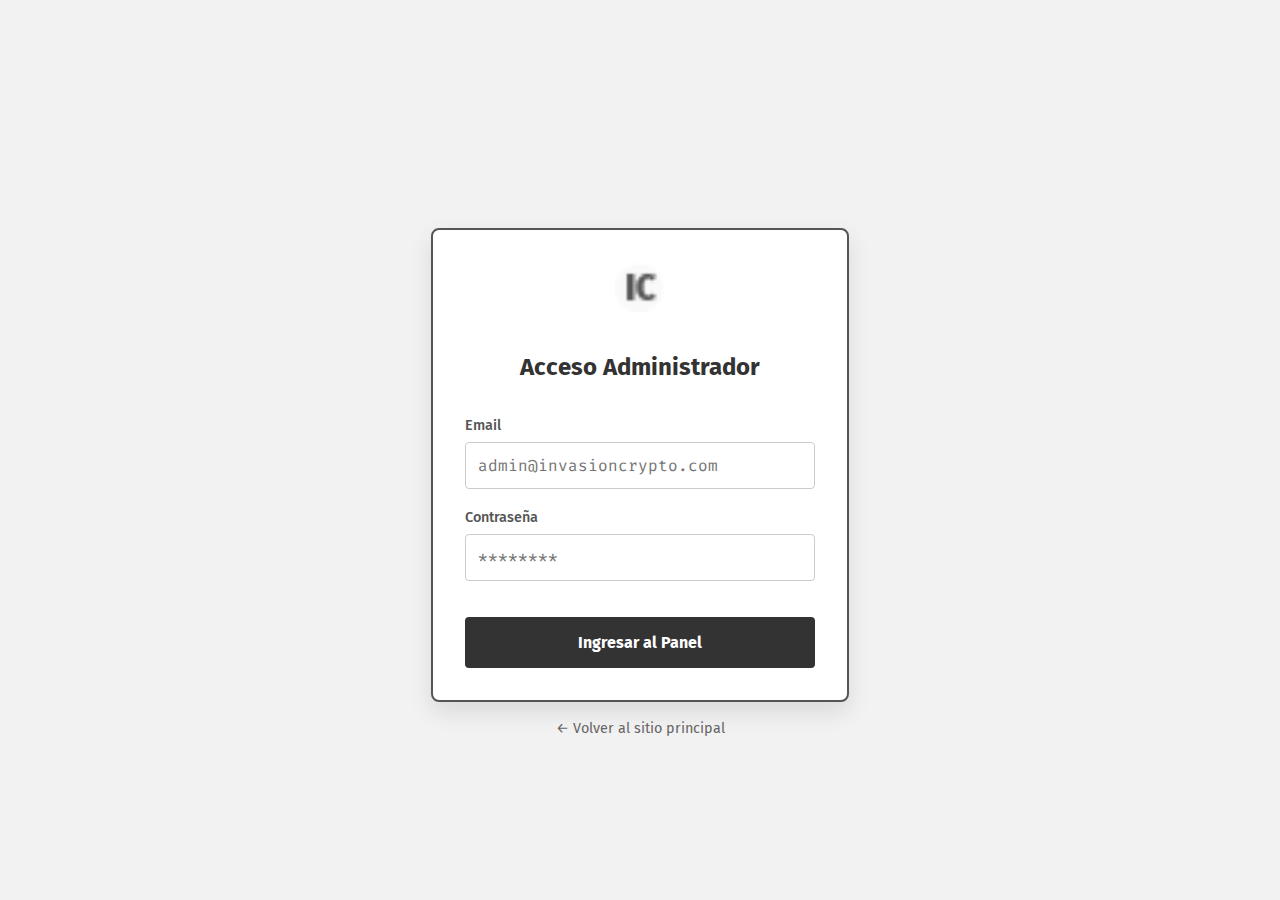
<file: admin_login.html>
<!doctype html>
<html lang="es">
  <head>
    <meta charset="UTF-8" />
    <meta name="viewport" content="width=device-width, initial-scale=1.0" />
    <title>Acceso Admin - Invasión Crypto</title>
    <link rel="stylesheet" href="style.css" />
    <link rel="stylesheet" href="auth.css" />
    <link
      rel="shortcut icon"
      href="img/logos/Favicon.png"
      type="image/x-icon"
    />
  </head>
  <body class="auth-body">
    <div class="auth-container">
      <div class="auth-box" style="border: 2px solid #555">
        <!-- Login Form Admin -->
        <form
          id="AdminLoginForm"
          class="auth-form active"
          style="padding-bottom: 2rem"
        >
          <div style="text-align: center; margin-bottom: 1rem">
            <img
              src="img/logos/Favicon.png"
              alt=""
              style="width: 50px; filter: grayscale(100%)"
            />
          </div>
          <h2 class="auth-title" style="color: #333">Acceso Administrador</h2>
          <div class="input-group">
            <label for="admin-email">Email</label>
            <input
              type="email"
              id="admin-email"
              required
              placeholder="admin@invasioncrypto.com"
            />
          </div>
          <div class="input-group">
            <label for="admin-password">Contraseña</label>
            <input
              type="password"
              id="admin-password"
              required
              placeholder="********"
            />
          </div>
          <button
            type="submit"
            class="auth-submit btn-primary"
            style="background-color: #333; margin-top: 1rem"
          >
            Ingresar al Panel
          </button>
        </form>
      </div>
      <p
        style="
          text-align: center;
          margin-top: 1rem;
          font-family: &quot;Fira Sans&quot;;
        "
      >
        <a href="index.html" style="color: #666; font-size: 0.9rem"
          >← Volver al sitio principal</a
        >
      </p>
    </div>

    <script>
      document
        .getElementById("AdminLoginForm")
        .addEventListener("submit", function (e) {
          e.preventDefault();
          // Simular login admin exitoso
          localStorage.setItem("isAdminLoggedIn", "true");
          window.location.href = "admin_panel.html";
        });
    </script>
  </body>
</html>
</file>
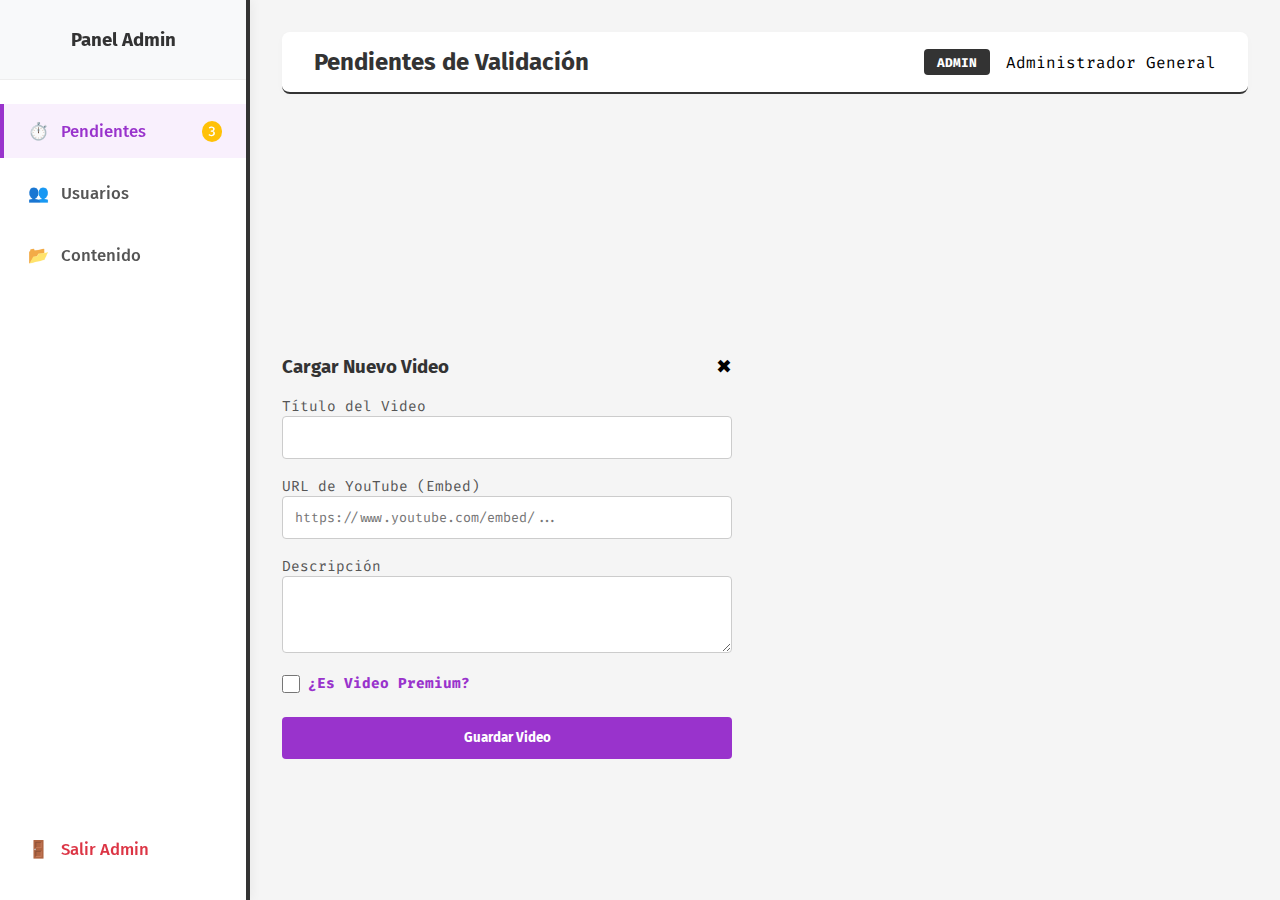
<file: admin_panel.html>
<!doctype html>
<html lang="es">
  <head>
    <meta charset="UTF-8" />
    <meta name="viewport" content="width=device-width, initial-scale=1.0" />
    <title>Admin Dashboard - Invasión Crypto</title>
    <link
      rel="shortcut icon"
      href="img/logos/Favicon.png"
      type="image/x-icon"
    />
    <link rel="stylesheet" href="style.css" />
    <link rel="stylesheet" href="dashboard.css" />
  </head>
  <body>
    <!-- Overlay para móvil -->
    <div class="sidebar-overlay" id="sidebar-overlay" onclick="toggleSidebar()"></div>

    <div class="dashboard-layout">
      <!-- Sidebar Admin -->
      <aside class="sidebar" id="sidebar" style="border-right: 4px solid #333">
        <div class="sidebar-header" style="background-color: #f8f9fa">
          <h3
            style="font-family: &quot;Fira Sans&quot;; color: #333; margin: 0"
          >
            Panel Admin
          </h3>
        </div>

        <nav class="sidebar-nav">
          <div class="nav-item active" onclick="switchSection('pendientes')">
            <span style="color: #ffc107">⏱️</span> Pendientes
            <span
              style="
                background: #ffc107;
                color: #fff;
                padding: 2px 6px;
                border-radius: 10px;
                font-size: 0.8em;
                margin-left: auto;
              "
              >3</span
            >
          </div>
          <div class="nav-item" onclick="switchSection('usuarios')">
            <span style="color: #17a2b8">👥</span> Usuarios
          </div>
          <div class="nav-item" onclick="switchSection('contenido')">
            <span style="color: #9933cc">📂</span> Contenido
          </div>
          <div
            class="nav-item"
            style="margin-top: auto; color: #dc3545"
            onclick="logoutAdmin()"
          >
            <span>🚪</span> Salir Admin
          </div>
        </nav>
      </aside>

      <!-- Main Content -->
      <main class="main-content">
        <header class="topbar" style="border-bottom: 2px solid #333">
          <button class="menu-toggle" id="menu-toggle" onclick="toggleSidebar()">☰</button>
          <h1 style="color: #333; font-size: 1.5rem" id="page-title">
            Pendientes de Validación
          </h1>
          <div class="user-info">
            <span
              style="
                background-color: #333;
                color: white;
                padding: 0.3rem 0.8rem;
                border-radius: 4px;
                font-size: 0.8rem;
                font-weight: bold;
              "
              >ADMIN</span
            >
            <span id="user-name">Administrador General</span>
          </div>
        </header>

        <!-- SECTION: PENDIENTES -->
        <section id="section-pendientes" class="dashboard-section active">
          <h2
            style="
              font-family: &quot;Fira Sans&quot;;
              margin-bottom: 1rem;
              color: #333;
            "
          >
            Validación de Pagos
          </h2>
          <p style="color: #666; font-size: 1.05rem; margin-bottom: 1.5rem">
            Activá a los usuarios que ya enviaron su comprobante por WhatsApp.
          </p>

          <div class="card" style="padding: 0; overflow-x: auto">
            <table class="data-table">
              <thead>
                <tr>
                  <th>Usuario</th>
                  <th>Email</th>
                  <th>Estado Actual</th>
                  <th>Acciones</th>
                </tr>
              </thead>
              <tbody id="pending-users-table">
                <!-- Se carga dinámicamente -->
              </tbody>
            </table>
          </div>
        </section>

        <!-- SECTION: USUARIOS -->
        <section id="section-usuarios" class="dashboard-section">
          <h2
            style="
              font-family: &quot;Fira Sans&quot;;
              margin-bottom: 1rem;
              color: #333;
            "
          >
            Gestión de Usuarios
          </h2>

          <div class="card" style="padding: 0; overflow-x: auto">
            <table class="data-table">
              <thead>
                <tr>
                  <th>Usuario</th>
                  <th>Email</th>
                  <th>Membresía</th>
                  <th>Acciones</th>
                </tr>
              </thead>
              <tbody id="all-users-table">
                <!-- Se carga dinámicamente -->
              </tbody>
            </table>
          </div>
        </section>

        <!-- SECTION: CONTENIDO -->
        <section id="section-contenido" class="dashboard-section">
          <h2
            style="
              font-family: &quot;Fira Sans&quot;;
              margin-bottom: 1rem;
              color: #333;
            "
          >
            Gestión de Contenido
          </h2>

          <div class="grid-cards" style="grid-template-columns: 1fr">
            <!-- Columna Videos -->
            <div class="card">
              <div
                style="
                  display: flex;
                  justify-content: space-between;
                  align-items: center;
                  margin-bottom: 1rem;
                "
              >
                <h3 class="card-title" style="margin: 0">Videos Cargados</h3>
                <button
                  class="btn-dashboard"
                  style="padding: 0.4rem 0.8rem; font-size: 0.9rem"
                  onclick="openModalVideo()"
                >
                  + Cargar Video
                </button>
              </div>

              <div id="videos-admin-list" style="display: flex; flex-direction: column; gap: 1rem">
                <!-- Lista de videos se carga aquí -->
              </div>
            </div>
          </div>
        </section>

        <!-- MODAL CARGAR VIDEO -->
        <div class="overlay-carrito" id="modalVideo" style="z-index: 2000">
          <div
            class="carrito-contenido"
            style="text-align: left; max-width: 450px"
          >
            <div
              style="
                display: flex;
                justify-content: space-between;
                align-items: center;
                margin-bottom: 1rem;
              "
            >
              <h3
                style="
                  font-family: &quot;Fira Sans&quot;, sans-serif;
                  color: #333;
                  margin: 0;
                "
              >
                Cargar Nuevo Video
              </h3>
              <button
                onclick="closeModalVideo()"
                style="
                  background: none;
                  border: none;
                  font-size: 1.2rem;
                  cursor: pointer;
                "
              >
                ✖
              </button>
            </div>
            <form
              id="formCargarVideo"
              style="display: flex; flex-direction: column; gap: 1rem"
            >
              <div class="input-group">
                <label style="font-size: 0.9rem; color: #555;">Título del Video</label>
                <input type="text" id="vid-titulo" required style="padding: 0.75rem; border: 1px solid #ccc; width: 100%; border-radius: 4px;"/>
              </div>
              <div class="input-group">
                <label style="font-size: 0.9rem; color: #555;">URL de YouTube (Embed)</label>
                <input type="text" id="vid-url" required placeholder="https://www.youtube.com/embed/..." style="padding: 0.75rem; border: 1px solid #ccc; width: 100%; border-radius: 4px;"/>
              </div>
              <div class="input-group">
                <label style="font-size: 0.9rem; color: #555;">Descripción</label>
                <textarea id="vid-desc" rows="3" style="padding: 0.75rem; border: 1px solid #ccc; width: 100%; border-radius: 4px;"></textarea>
              </div>
              <div class="input-group" style="display: flex; align-items: center; gap: 0.5rem;">
                <input type="checkbox" id="vid-isPremium" style="width: 18px; height: 18px;"/>
                <label for="vid-isPremium" style="font-size: 0.9rem; font-weight: bold; color: #9933cc;">¿Es Video Premium?</label>
              </div>
              <button
                type="button"
                class="btn-dashboard"
                onclick="guardarVideo()"
                style="margin-top: 0.5rem; width: 100%"
              >
                Guardar Video
              </button>
            </form>
          </div>
        </div>
      </main>
    </div>

    <script>
      function initAdmin() {
          renderPendingUsers();
          renderAllUsers();
          renderVideosAdmin();
      }

      function renderPendingUsers() {
          const users = JSON.parse(localStorage.getItem("users") || "[]");
          const pending = users.filter(u => u.isPending && !u.isPremium);
          const table = document.getElementById("pending-users-table");
          table.innerHTML = "";

          if (pending.length === 0) {
              table.innerHTML = "<tr><td colspan='4' style='text-align:center; padding: 2rem;'>No hay solicitudes pendientes.</td></tr>";
              return;
          }

          pending.forEach(u => {
              const tr = document.createElement("tr");
              tr.innerHTML = `
                  <td><strong>${u.name}</strong></td>
                  <td>${u.email}</td>
                  <td><span style="color: #ffc107;">Solicitó Premium</span></td>
                  <td>
                      <button class="btn-success" onclick="approveUser('${u.email}')">Aprobar ✅</button>
                      <button class="btn-danger" style="margin-left:5px" onclick="rejectUser('${u.email}')">Rechazar ❌</button>
                  </td>
              `;
              table.appendChild(tr);
          });
      }

      function renderAllUsers() {
          const users = JSON.parse(localStorage.getItem("users") || "[]");
          const table = document.getElementById("all-users-table");
          table.innerHTML = "";

          users.forEach(u => {
              if (u.isAdmin) return;
              const tr = document.createElement("tr");
              tr.innerHTML = `
                  <td><strong>${u.name}</strong></td>
                  <td>${u.email}</td>
                  <td><span class="${u.isPremium ? 'badge-active' : 'badge-free'}">${u.isPremium ? 'Premium' : 'Free'}</span> ${u.isPending ? '(Pendiente)' : ''}</td>
                  <td>
                      ${!u.isPremium ? `<button class="btn-dashboard" style="font-size:0.7rem; padding: 0.3rem 0.6rem;" onclick="approveUser('${u.email}')">Hacer Premium</button>` : `<button class="btn-danger" style="font-size:0.7rem; padding: 0.3rem 0.6rem;" onclick="downgradeUser('${u.email}')">Quitar Premium</button>`}
                  </td>
              `;
              table.appendChild(tr);
          });
      }

      function renderVideosAdmin() {
          const videos = JSON.parse(localStorage.getItem("videos") || "[]");
          const list = document.getElementById("videos-admin-list");
          list.innerHTML = "";

          videos.forEach((v, index) => {
              const item = document.createElement("div");
              item.style = "border: 1px solid #eee; padding: 1rem; border-radius: 4px; display: flex; justify-content: space-between; align-items: center;";
              item.innerHTML = `
                  <div>
                    <strong>${v.title}</strong>
                    <span class="${v.isPremium ? 'badge-active' : ''}" style="font-size: 0.7rem; background-color: ${v.isPremium ? '#9933cc' : '#eee'}; color: ${v.isPremium ? 'white' : '#333'}">
                        ${v.isPremium ? '🚀 Premium' : 'Free'}
                    </span>
                    <div style="font-size: 0.8rem; color: #666">${v.detail}</div>
                  </div>
                  <div>
                    <button style="border: none; background: none; cursor: pointer" onclick="deleteVideo(${index})">🗑️</button>
                  </div>
              `;
              list.appendChild(item);
          });
      }

      function approveUser(email) {
          let users = JSON.parse(localStorage.getItem("users") || "[]");
          const idx = users.findIndex(u => u.email === email);
          if (idx !== -1) {
              users[idx].isPremium = true;
              users[idx].isPending = false;
              localStorage.setItem("users", JSON.stringify(users));
              alert("Usuario aprobado con éxito.");
              initAdmin();
          }
      }

      function rejectUser(email) {
          let users = JSON.parse(localStorage.getItem("users") || "[]");
          const idx = users.findIndex(u => u.email === email);
          if (idx !== -1) {
              users[idx].isPending = false;
              localStorage.setItem("users", JSON.stringify(users));
              alert("Solicitud rechazada.");
              initAdmin();
          }
      }

      function downgradeUser(email) {
          let users = JSON.parse(localStorage.getItem("users") || "[]");
          const idx = users.findIndex(u => u.email === email);
          if (idx !== -1) {
              users[idx].isPremium = false;
              localStorage.setItem("users", JSON.stringify(users));
              initAdmin();
          }
      }

      function deleteVideo(index) {
          if (confirm("¿Seguro que querés eliminar este video?")) {
              let videos = JSON.parse(localStorage.getItem("videos") || "[]");
              videos.splice(index, 1);
              localStorage.setItem("videos", JSON.stringify(videos));
              renderVideosAdmin();
          }
      }

      function switchSection(sectionName) {
        document.querySelectorAll(".dashboard-section").forEach((sec) => {
          sec.classList.remove("active");
        });
        document.querySelectorAll(".nav-item").forEach((nav) => {
          nav.classList.remove("active");
        });

        document.getElementById("section-" + sectionName).classList.add("active");
        event.currentTarget.classList.add("active");

        const titleMap = {
          pendientes: "Pendientes de Validación",
          usuarios: "Gestión de Usuarios",
          contenido: "Gestión de Contenido",
        };
        document.getElementById("page-title").innerText = titleMap[sectionName] || "";

        // Cerrar sidebar en móvil al navegar
        if (window.innerWidth <= 992) {
            const sidebar = document.getElementById("sidebar");
            const overlay = document.getElementById("sidebar-overlay");
            if (sidebar.classList.contains("open")) {
                toggleSidebar();
            }
        }
      }

      function toggleSidebar() {
          const sidebar = document.getElementById("sidebar");
          const overlay = document.getElementById("sidebar-overlay");
          sidebar.classList.toggle("open");
          overlay.classList.toggle("active");
      }

      function openModalVideo() {
        document.getElementById("modalVideo").classList.add("active");
      }

      function closeModalVideo() {
        document.getElementById("modalVideo").classList.remove("active");
        document.getElementById("formCargarVideo").reset();
      }

      function guardarVideo() {
        const title = document.getElementById("vid-titulo").value;
        const link = document.getElementById("vid-url").value;
        const detail = document.getElementById("vid-desc").value;
        const isPremium = document.getElementById("vid-isPremium").checked;

        if (!title || !link) {
          alert("Por favor completá los campos obligatorios.");
          return;
        }

        let videos = JSON.parse(localStorage.getItem("videos") || "[]");
        videos.push({ title, link, detail, isPremium });
        localStorage.setItem("videos", JSON.stringify(videos));

        alert("Video cargado correctamente.");
        closeModalVideo();
        renderVideosAdmin();
      }

      function logoutAdmin() {
        localStorage.removeItem("isAdminLoggedIn");
        window.location.href = "index.html";
      }

      initAdmin();
    </script>
  </body>
</html>
  </body>
</html>
</file>
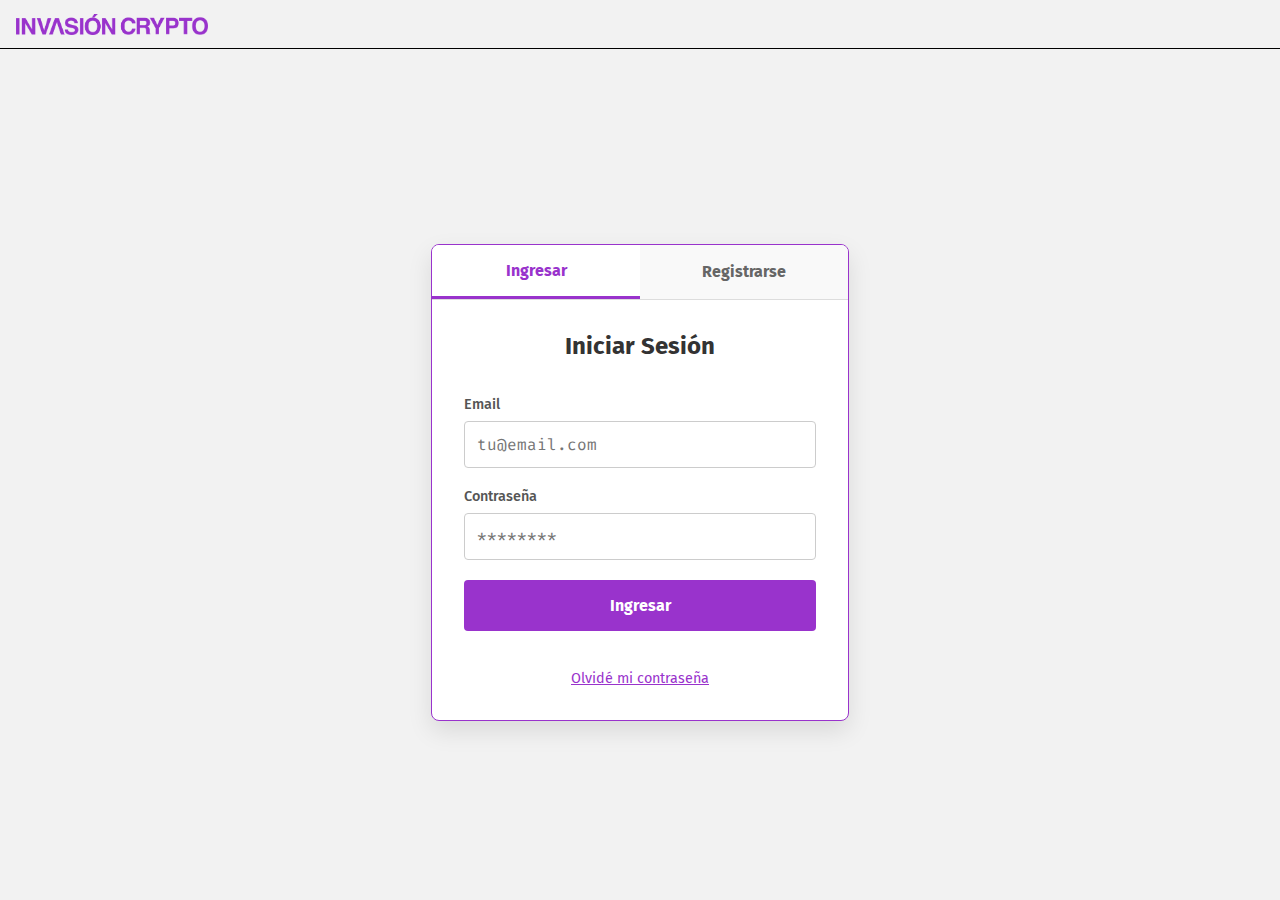
<file: auth.html>
<!doctype html>
<html lang="es">
  <head>
    <meta charset="UTF-8" />
    <meta name="viewport" content="width=device-width, initial-scale=1.0" />
    <title>Autorización - Invasión Crypto</title>
    <link rel="stylesheet" href="style.css" />
    <link rel="stylesheet" href="auth.css" />
    <link
      rel="shortcut icon"
      href="img/logos/Favicon.png"
      type="image/x-icon"
    />
  </head>
  <body class="auth-body">
    <div
      class="header"
      style="
        grid-column: 1 / 3;
        grid-row: 1 / 2;
        display: flex;
        align-items: center;
        justify-content: space-between;
        padding: 0 1rem;
        width: 100vw;
        position: fixed;
        top: 0;
        z-index: 100;
      "
    >
      <a href="index.html" class="logo-header-container"></a>
    </div>

    <div class="auth-container">
      <div class="auth-box">
        <div class="auth-tabs">
          <button
            class="auth-tab active"
            id="tab-login"
            onclick="switchTab('login')"
          >
            Ingresar
          </button>
          <button
            class="auth-tab"
            id="tab-register"
            onclick="switchTab('register')"
          >
            Registrarse
          </button>
        </div>

        <!-- Login Form -->
        <form id="LoginForm" class="auth-form active">
          <h2 class="auth-title">Iniciar Sesión</h2>
          <div class="input-group">
            <label for="login-email">Email</label>
            <input
              type="email"
              id="login-email"
              required
              placeholder="tu@email.com"
            />
          </div>
          <div class="input-group">
            <label for="login-password">Contraseña</label>
            <input
              type="password"
              id="login-password"
              required
              placeholder="********"
            />
          </div>
          <button type="submit" class="auth-submit btn-primary">
            Ingresar
          </button>
          <div class="auth-footer">
            <a href="#" class="forgot-password">Olvidé mi contraseña</a>
          </div>
        </form>

        <!-- Register Form -->
        <form id="RegisterForm" class="auth-form">
          <h2 class="auth-title">Crear Cuenta</h2>
          <div class="input-group">
            <label for="reg-name">Nombre</label>
            <input type="text" id="reg-name" required placeholder="Tu Nombre" />
          </div>
          <div class="input-group">
            <label for="reg-email">Email</label>
            <input
              type="email"
              id="reg-email"
              required
              placeholder="tu@email.com"
            />
          </div>
          <div class="input-group">
            <label for="reg-password">Contraseña</label>
            <input
              type="password"
              id="reg-password"
              required
              placeholder="********"
            />
          </div>
          <div class="input-group">
            <label for="reg-confirm">Confirmar Contraseña</label>
            <input
              type="password"
              id="reg-confirm"
              required
              placeholder="********"
            />
          </div>
          <button type="submit" class="auth-submit btn-primary">
            Crear cuenta
          </button>
        </form>
      </div>
    </div>

    <script>
      function switchTab(tab) {
        document.querySelectorAll(".auth-tab").forEach((t) => t.classList.remove("active"));
        document.getElementById(`tab-${tab}`).classList.add("active");

        document.querySelectorAll(".auth-form").forEach((f) => f.classList.remove("active"));
        if (tab === "login") {
          document.getElementById("LoginForm").classList.add("active");
        } else {
          document.getElementById("RegisterForm").classList.add("active");
        }
      }

      // REGISTER LOGIC
      document.getElementById("RegisterForm").addEventListener("submit", function (e) {
        e.preventDefault();
        const name = document.getElementById("reg-name").value;
        const email = document.getElementById("reg-email").value;
        const pass = document.getElementById("reg-password").value;
        const confirm = document.getElementById("reg-confirm").value;

        if (pass !== confirm) {
          alert("Las contraseñas no coinciden.");
          return;
        }

        let users = JSON.parse(localStorage.getItem("users") || "[]");
        if (users.find(u => u.email === email)) {
          alert("El usuario ya existe.");
          return;
        }

        users.push({
          name,
          email,
          password: pass,
          isPremium: false,
          isPending: false
        });
        localStorage.setItem("users", JSON.stringify(users));

        alert("Registro exitoso. Ahora podés iniciar sesión.");
        switchTab('login');
        document.getElementById("login-email").value = email;
      });

      // LOGIN LOGIC
      document.getElementById("LoginForm").addEventListener("submit", function (e) {
        e.preventDefault();
        const email = document.getElementById("login-email").value;
        const password = document.getElementById("login-password").value;

        const users = JSON.parse(localStorage.getItem("users") || "[]");
        const user = users.find(u => u.email === email && u.password === password);

        if (user) {
          localStorage.setItem("isLoggedIn", "true");
          localStorage.setItem("userEmail", email);
          localStorage.setItem("userName", user.name);
          localStorage.setItem("isPremium", user.isPremium);
          
          window.location.href = "panel_usuario.html";
        } else {
          alert("Email o contraseña incorrectos.");
        }
      });

      // Check for mode in URL
      const params = new URLSearchParams(window.location.search);
      if (params.get('mode') === 'register') {
          switchTab('register');
      }
    </script>
  </body>
</html>
</file>
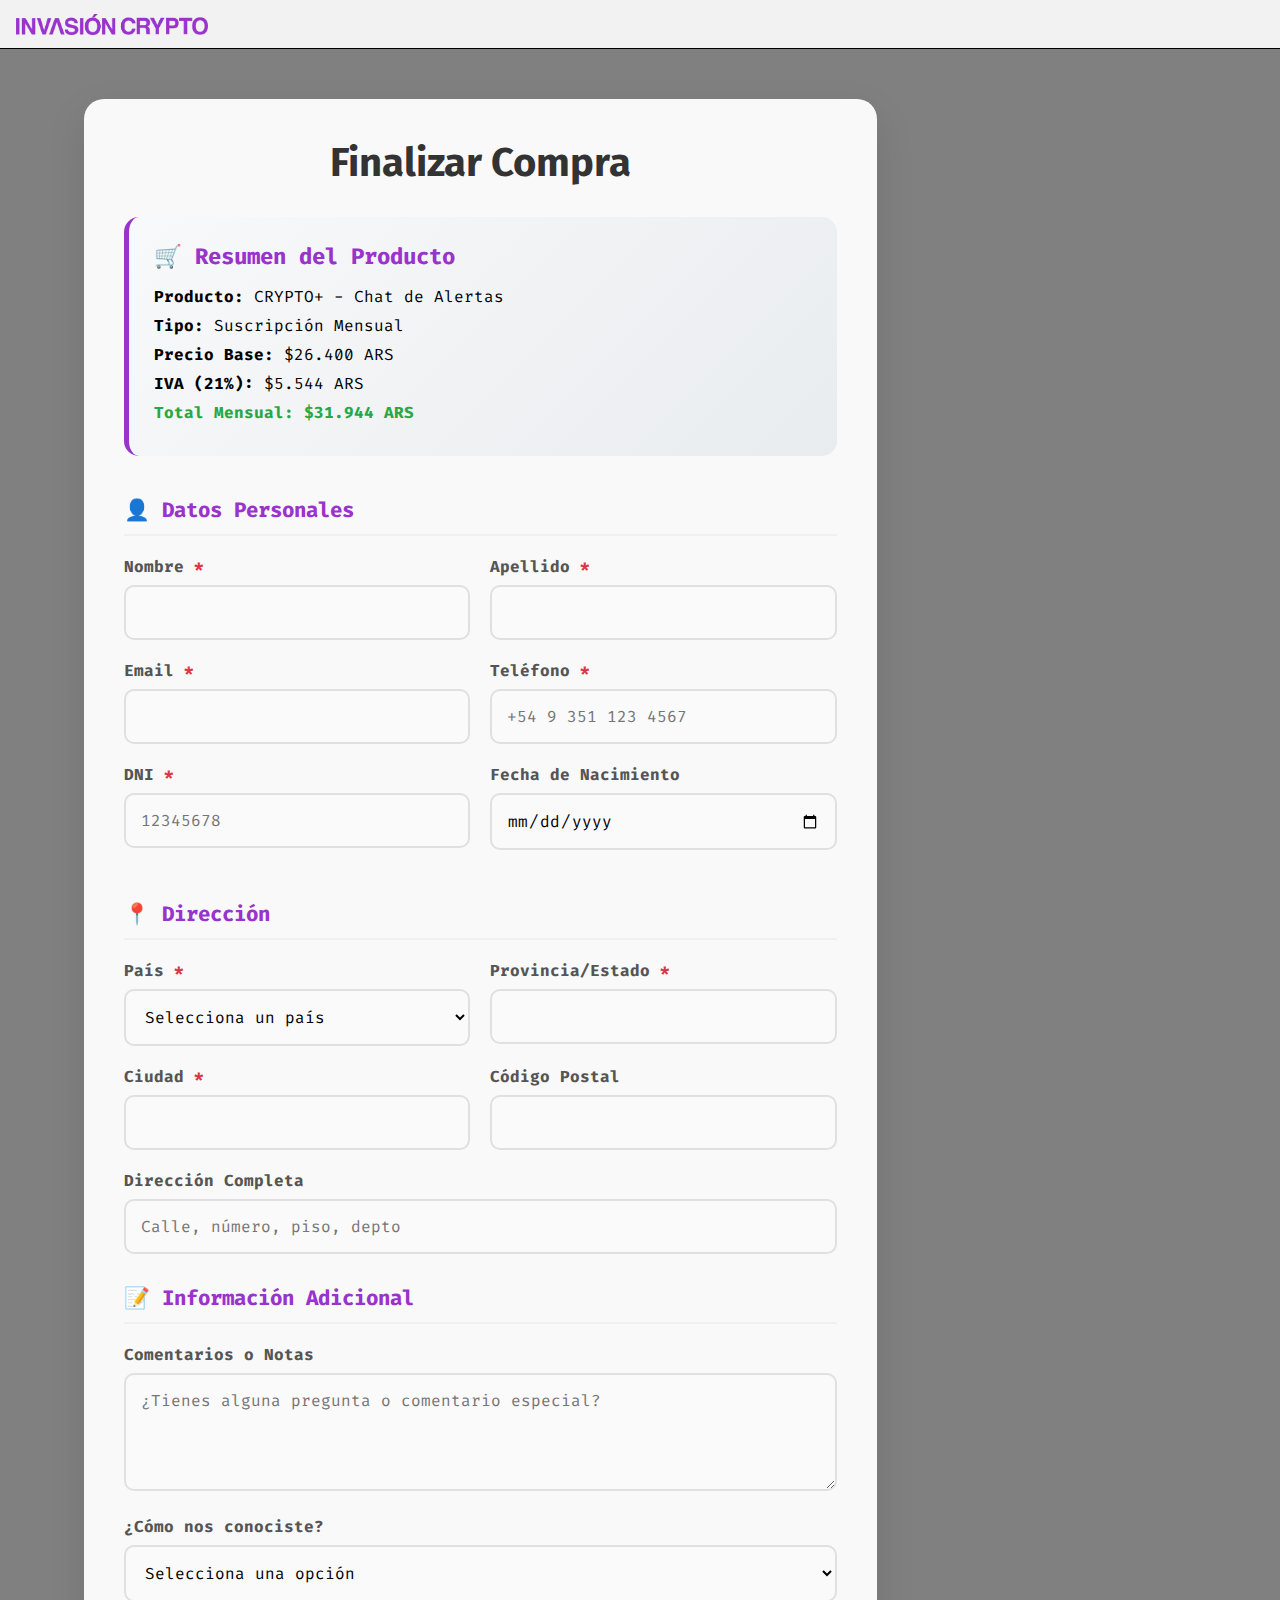
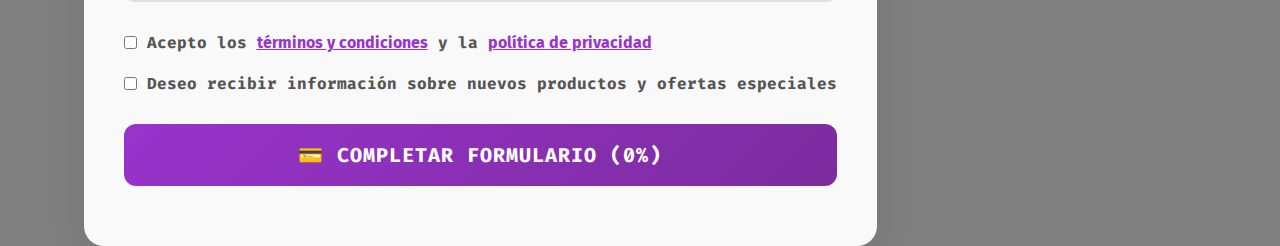
<file: checkout.html>
<!DOCTYPE html>
<html lang="es">
<head>
    <!-- Google tag (gtag.js) -->
    <script async src="https://www.googletagmanager.com/gtag/js?id=G-XBL2WEFRD8"></script>
    <script>
        window.dataLayer = window.dataLayer || [];
        function gtag(){dataLayer.push(arguments);}
        gtag('js', new Date());
        gtag('config', 'G-XBL2WEFRD8');
    </script>
    <meta charset="UTF-8">
    <meta name="viewport" content="width=device-width, initial-scale=1.0">
    <link rel="shortcut icon" href="img/logos/Favicon.png" type="image/x-icon">
    <link rel="apple-touch-icon" sizes="64x64" href="/img/logos/Favicon.png">
    <link rel="stylesheet" href="style.css">
    <link rel="stylesheet" href="query.css">
    <meta property="og:image" content="https://invasioncrypto.com/img/open-graph.png">
    <title>Checkout - Invasión Crypto</title>
    <style>
        .checkout-container {
            max-width: 800px;
            margin: 50px auto;
            padding: 40px;
            background: rgba(255, 255, 255, 0.95);
            border-radius: 20px;
            box-shadow: 0 15px 40px rgba(0, 0, 0, 0.1);
        }
        
        .checkout-title {
            text-align: center;
            color: #333;
            margin-bottom: 30px;
            font-size: 2.5em;
            font-weight: bold;
        }
        
        .form-section {
            margin-bottom: 30px;
        }
        
        .section-title {
            color: #9933CC;
            font-size: 1.3em;
            margin-bottom: 20px;
            padding-bottom: 10px;
            border-bottom: 2px solid #f0f0f0;
        }
        
        .form-group {
            margin-bottom: 20px;
        }
        
        .form-group label {
            display: block;
            margin-bottom: 8px;
            font-weight: bold;
            color: #555;
            font-size: 16px;
        }
        
        .form-group input,
        .form-group select,
        .form-group textarea {
            width: 100%;
            padding: 15px;
            border: 2px solid #e0e0e0;
            border-radius: 10px;
            font-size: 16px;
            transition: all 0.3s ease;
            background: #fafafa;
        }
        
        .form-group input:focus,
        .form-group select:focus,
        .form-group textarea:focus {
            outline: none;
            border-color: #9933CC;
            background: white;
            box-shadow: 0 0 0 3px rgba(153, 51, 204, 0.1);
        }
        
        .form-row {
            display: grid;
            grid-template-columns: 1fr 1fr;
            gap: 20px;
        }
        
        .btn-checkout {
            background: linear-gradient(135deg, #9933CC, #7B2C9E);
            color: white;
            padding: 18px 40px;
            border: none;
            border-radius: 12px;
            font-size: 20px;
            font-weight: bold;
            cursor: pointer;
            width: 100%;
            transition: all 0.3s ease;
            text-transform: uppercase;
            letter-spacing: 1px;
        }
        
        .btn-checkout:hover {
            transform: translateY(-3px);
            box-shadow: 0 10px 25px rgba(153, 51, 204, 0.3);
        }
        
        .btn-checkout:disabled {
            background: #ccc;
            cursor: not-allowed;
            transform: none;
            box-shadow: none;
        }
        
        .product-summary {
            background: linear-gradient(135deg, #f8f9fa, #e9ecef);
            padding: 25px;
            border-radius: 15px;
            margin-bottom: 40px;
            border-left: 5px solid #9933CC;
        }
        
        .product-summary h3 {
            color: #9933CC;
            margin-bottom: 15px;
            font-size: 1.4em;
        }
        
        .product-summary p {
            margin: 8px 0;
            font-size: 16px;
        }
        
        .price-highlight {
            font-size: 1.2em;
            font-weight: bold;
            color: #28a745;
        }
        
        .error-message {
            color: #dc3545;
            font-size: 14px;
            margin-top: 8px;
            padding: 10px;
            background: #f8d7da;
            border-radius: 8px;
            border: 1px solid #f5c6cb;
        }
        
        .success-message {
            color: #28a745;
            font-size: 14px;
            margin-top: 8px;
            padding: 10px;
            background: #d4edda;
            border-radius: 8px;
            border: 1px solid #c3e6cb;
        }
        
        .required-field::after {
            content: " *";
            color: #dc3545;
        }
        
        @media (max-width: 768px) {
            .form-row {
                grid-template-columns: 1fr;
            }
            
            .checkout-container {
                margin: 20px;
                padding: 25px;
            }
            
            .checkout-title {
                font-size: 2em;
            }
        }
    </style>
</head>
<body>
    <div class="header">
        <a href="index.html" class="logo-header-container">
            <!-- Acá va una imagen background en el CSS -->
        </a>
    </div>
    
    <div class="checkout-container">
        <h1 class="checkout-title">Finalizar Compra</h1>
        
        <div class="product-summary">
            <h3>🛒 Resumen del Producto</h3>
            <p><strong>Producto:</strong> CRYPTO+ - Chat de Alertas</p>
            <p><strong>Tipo:</strong> Suscripción Mensual</p>
            <p><strong>Precio Base:</strong> $26.400 ARS</p>
            <p><strong>IVA (21%):</strong> $5.544 ARS</p>
            <p class="price-highlight"><strong>Total Mensual:</strong> $31.944 ARS</p>
        </div>
        
        <form id="checkoutForm">
            <!-- Datos Personales -->
            <div class="form-section">
                <h3 class="section-title">👤 Datos Personales</h3>
                <div class="form-row">
                    <div class="form-group">
                        <label for="nombre" class="required-field">Nombre</label>
                        <input type="text" id="nombre" name="nombre" required>
                    </div>
                    <div class="form-group">
                        <label for="apellido" class="required-field">Apellido</label>
                        <input type="text" id="apellido" name="apellido" required>
                    </div>
                </div>
                
                <div class="form-row">
                    <div class="form-group">
                        <label for="email" class="required-field">Email</label>
                        <input type="email" id="email" name="email" required>
                    </div>
                    <div class="form-group">
                        <label for="telefono" class="required-field">Teléfono</label>
                        <input type="tel" id="telefono" name="telefono" placeholder="+54 9 351 123 4567" required>
                    </div>
                </div>
                
                <div class="form-row">
                    <div class="form-group">
                        <label for="dni" class="required-field">DNI</label>
                        <input type="text" id="dni" name="dni" placeholder="12345678" required>
                    </div>
                    <div class="form-group">
                        <label for="fechaNacimiento">Fecha de Nacimiento</label>
                        <input type="date" id="fechaNacimiento" name="fechaNacimiento">
                    </div>
                </div>
            </div>
            
            <!-- Dirección -->
            <div class="form-section">
                <h3 class="section-title">📍 Dirección</h3>
                <div class="form-row">
                    <div class="form-group">
                        <label for="pais" class="required-field">País</label>
                        <select id="pais" name="pais" required>
                            <option value="">Selecciona un país</option>
                            <option value="AR">Argentina</option>
                            <option value="CL">Chile</option>
                            <option value="CO">Colombia</option>
                            <option value="MX">México</option>
                            <option value="PE">Perú</option>
                            <option value="UY">Uruguay</option>
                            <option value="VE">Venezuela</option>
                            <option value="OTRO">Otro</option>
                        </select>
                    </div>
                    <div class="form-group">
                        <label for="provincia" class="required-field">Provincia/Estado</label>
                        <input type="text" id="provincia" name="provincia" required>
                    </div>
                </div>
                
                <div class="form-row">
                    <div class="form-group">
                        <label for="ciudad" class="required-field">Ciudad</label>
                        <input type="text" id="ciudad" name="ciudad" required>
                    </div>
                    <div class="form-group">
                        <label for="codigoPostal">Código Postal</label>
                        <input type="text" id="codigoPostal" name="codigoPostal">
                    </div>
                </div>
                
                <div class="form-group">
                    <label for="direccion">Dirección Completa</label>
                    <input type="text" id="direccion" name="direccion" placeholder="Calle, número, piso, depto">
                </div>
            </div>
            
            <!-- Información Adicional -->
            <div class="form-section">
                <h3 class="section-title">📝 Información Adicional</h3>
                <div class="form-group">
                    <label for="comentarios">Comentarios o Notas</label>
                    <textarea id="comentarios" name="comentarios" rows="4" placeholder="¿Tienes alguna pregunta o comentario especial?"></textarea>
                </div>
                
                <div class="form-group">
                    <label for="comoConociste">¿Cómo nos conociste?</label>
                    <select id="comoConociste" name="comoConociste">
                        <option value="">Selecciona una opción</option>
                        <option value="redes_sociales">Redes Sociales</option>
                        <option value="recomendacion">Recomendación</option>
                        <option value="buscador">Buscador (Google, etc.)</option>
                        <option value="youtube">YouTube</option>
                        <option value="tiktok">TikTok</option>
                        <option value="otro">Otro</option>
                    </select>
                </div>
            </div>
            
            <!-- Términos y Condiciones -->
            <div class="form-section">
                <div class="form-group">
                    <label style="display: flex; align-items: center; cursor: pointer;">
                        <input type="checkbox" id="aceptoTerminos" name="aceptoTerminos" required style="width: auto; margin-right: 10px;">
                        <span>Acepto los <a href="#" style="color: #9933CC; text-decoration: underline;">términos y condiciones</a> y la <a href="#" style="color: #9933CC; text-decoration: underline;">política de privacidad</a></span>
                    </label>
                </div>
                
                <div class="form-group">
                    <label style="display: flex; align-items: center; cursor: pointer;">
                        <input type="checkbox" id="aceptoNewsletter" name="aceptoNewsletter" style="width: auto; margin-right: 10px;">
                        <span>Deseo recibir información sobre nuevos productos y ofertas especiales</span>
                    </label>
                </div>
            </div>
            
            <button type="submit" class="btn-checkout" id="btnPagar">
                💳 Proceder al Pago
            </button>
        </form>
        
        <div id="mensaje" style="margin-top: 20px; text-align: center;"></div>
    </div>

    <script src="checkout.js"></script>
</body>
</html>
</file>
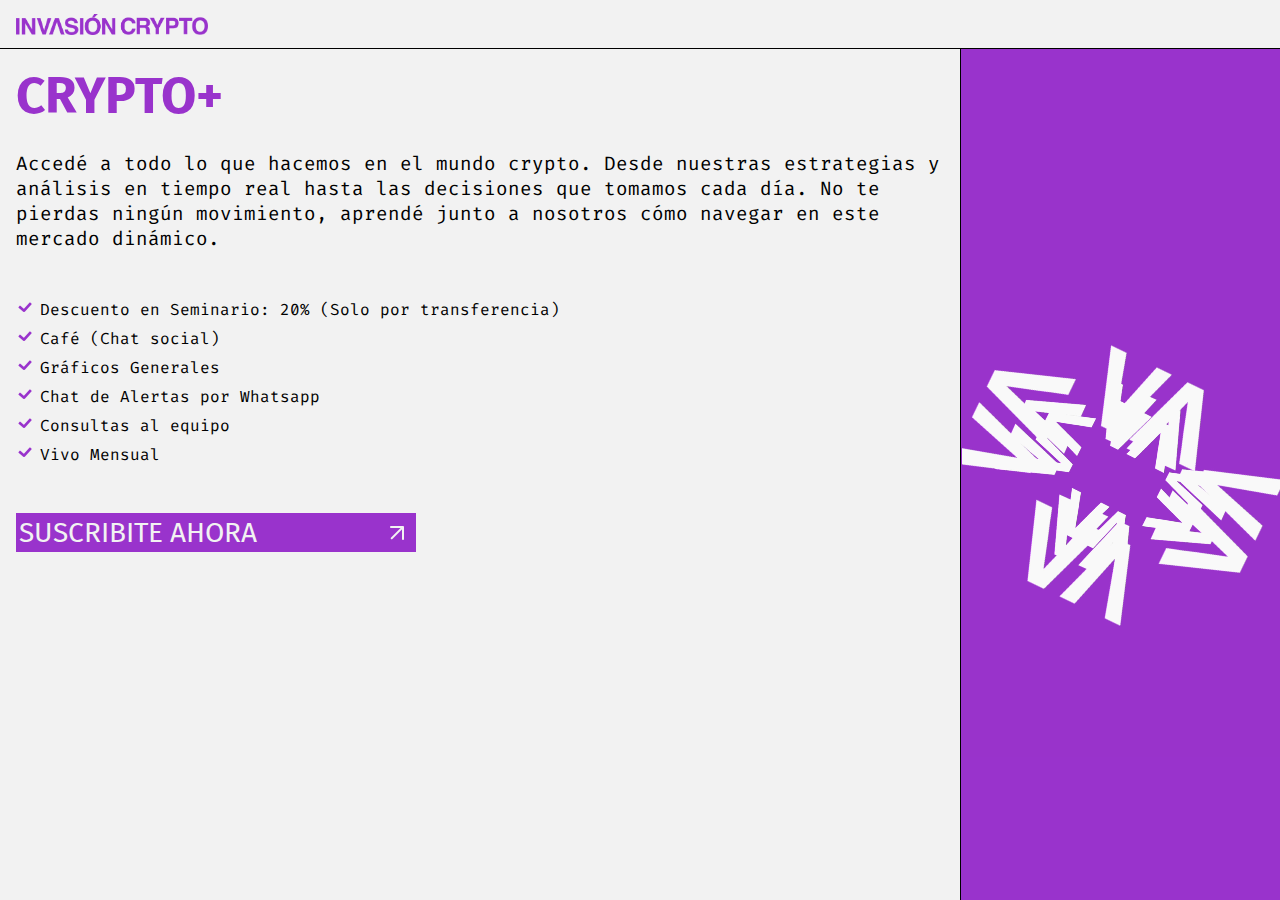
<file: crypto_plus.html>
<!DOCTYPE html>
<html lang="en">
<head>
    <meta charset="UTF-8">
    <meta name="viewport" content="width=device-width, initial-scale=1.0">
    <link rel="shortcut icon" href="img/iso_violeta.png" type="image/x-icon">
    <link rel="stylesheet" href="style.css">
    <link rel="stylesheet" href="query.css">
    <title>Invasión Crypto</title>
</head>
<body>
    <div class="header">
        <a href="index.html" class="logo-header-container">
            <!-- Acá va una imagen background en el CSS -->
        </a>
    </div>
    <div class="hero-secondary">
        <h2 class="title-hero-secondary">
            CRYPTO+
        </h2>
        <p class="hero-p-secondary">Accedé a todo lo que hacemos en el mundo crypto. Desde nuestras estrategias y análisis en tiempo real hasta las decisiones que tomamos cada día. No te pierdas ningún movimiento, aprendé junto a nosotros cómo navegar en este mercado dinámico. </p>
        <ul class="list-crypto-plus">
            <li class="crypto-plus-item">
                Descuento en Seminario: 20% (Solo por transferencia)
            </li>
            <li class="crypto-plus-item">
                Café (Chat social)
            </li>
            <li class="crypto-plus-item">
                Gráficos Generales
            </li>
            <li class="crypto-plus-item">
                Chat de Alertas por Whatsapp
            </li>
            <li class="crypto-plus-item">
                Consultas al equipo
            </li>
            <li class="crypto-plus-item">
                Vivo Mensual
            </li>
        </ul>
        <a href="https://api.whatsapp.com/send/?phone=5493517056407&text=Hola,+quiero+m%C3%A1s+informaci%C3%B3n+sobre+el+servicio&type=phone_number&app_absent=0" class="nav-link nav-link-secondary">
            SUSCRIBITE AHORA
            <!-- <img src="img/flecha-arriba-derecha.png" alt="" class="nav-link-img">
            <img src="img/flecha-arriba-derecha-violeta.png" alt="" class="nav-link-img-2"> -->
            <img src="img/flecha-arriba-derecha-blanca.png" alt="" class="nav-link-img-secondary">
        </a>
    </div>
    <div class="banner-secondary">
        <video autoplay loop muted playsinline style="width: 100%; height: auto;">
            <source src="video/web_3.webm" type="video/mp4">
            Tu navegador no soporta el elemento de video.
        </video> 
    </div>
    <!-- <div class="links">
        <a href="" class="nav-link">
            CANAL WHATSAPP FREE
            <img src="img/flecha-arriba-derecha.png" alt="" class="nav-link-img">
            <img src="img/flecha-arriba-derecha-violeta.png" alt="" class="nav-link-img-2">
        </a>
        <a href="" class="nav-link">
            SEMINARIO CRYPTO
            <img src="img/flecha-arriba-derecha.png" alt="" class="nav-link-img">
            <img src="img/flecha-arriba-derecha-violeta.png" alt="" class="nav-link-img-2">
        </a>
        <a href="" class="nav-link">
            CRYPTO+
            <img src="img/flecha-arriba-derecha.png" alt="" class="nav-link-img">
            <img src="img/flecha-arriba-derecha-violeta.png" alt="" class="nav-link-img-2">
        </a>
    </div> -->
    
    <!-- <div class="footer">
        <ul class="links-list">
            <li class="links-item"><a href="#" class="links-a">YT</a></li>
            <li class="links-item"><a href="#" class="links-a">IG</a></li>
            <li class="links-item"><a href="#" class="links-a">TK</a></li>
            <li class="links-item"><a href="#" class="links-a">ESCRIBINOS</a></li>
        </ul>
    </div> -->


    <script src="https://cdnjs.cloudflare.com/ajax/libs/gsap/3.12.2/gsap.min.js"></script>
    <script src="app.js"></script>
</body>
</html>
</file>
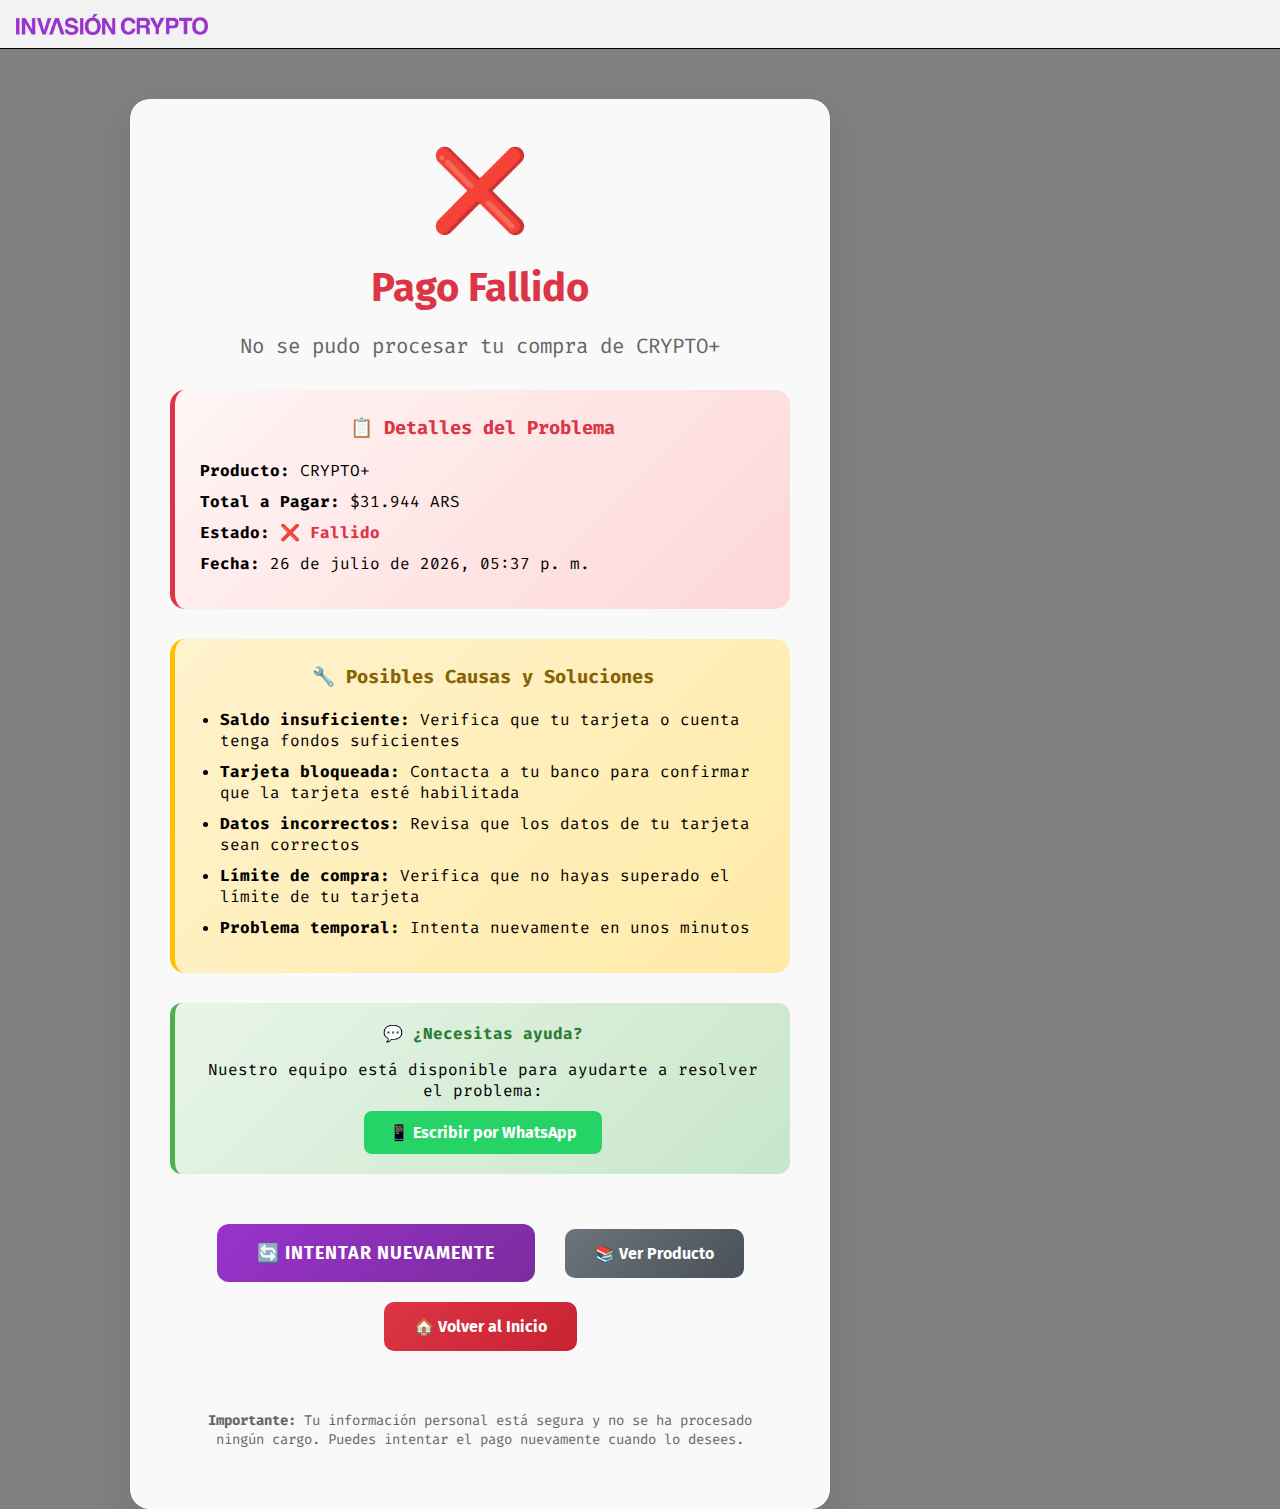
<file: failure.html>
<!DOCTYPE html>
<html lang="es">
<head>
    <!-- Google tag (gtag.js) -->
    <script async src="https://www.googletagmanager.com/gtag/js?id=G-XBL2WEFRD8"></script>
    <script>
        window.dataLayer = window.dataLayer || [];
        function gtag(){dataLayer.push(arguments);}
        gtag('js', new Date());
        gtag('config', 'G-XBL2WEFRD8');
    </script>
    <meta charset="UTF-8">
    <meta name="viewport" content="width=device-width, initial-scale=1.0">
    <link rel="shortcut icon" href="img/logos/Favicon.png" type="image/x-icon">
    <link rel="apple-touch-icon" sizes="64x64" href="/img/logos/Favicon.png">
    <link rel="stylesheet" href="style.css">
    <link rel="stylesheet" href="query.css">
    <meta property="og:image" content="https://invasioncrypto.com/img/open-graph.png">
    <title>Pago Fallido - Invasión Crypto</title>
    <style>
        .failure-container {
            max-width: 700px;
            margin: 50px auto;
            padding: 40px;
            background: rgba(255, 255, 255, 0.95);
            border-radius: 20px;
            box-shadow: 0 15px 40px rgba(0, 0, 0, 0.1);
            text-align: center;
        }
        
        .failure-icon {
            font-size: 80px;
            margin-bottom: 20px;
        }
        
        .failure-title {
            color: #dc3545;
            font-size: 2.5em;
            margin-bottom: 20px;
            font-weight: bold;
        }
        
        .failure-subtitle {
            color: #666;
            font-size: 1.3em;
            margin-bottom: 30px;
        }
        
        .failure-details {
            background: linear-gradient(135deg, #fff5f5, #fed7d7);
            padding: 25px;
            border-radius: 15px;
            margin: 30px 0;
            border-left: 5px solid #dc3545;
            text-align: left;
        }
        
        .failure-details h3 {
            color: #dc3545;
            margin-bottom: 20px;
            text-align: center;
        }
        
        .failure-details p {
            margin: 10px 0;
            font-size: 16px;
        }
        
        .help-section {
            background: linear-gradient(135deg, #fff3cd, #ffeaa7);
            padding: 25px;
            border-radius: 15px;
            margin: 30px 0;
            border-left: 5px solid #ffc107;
        }
        
        .help-section h3 {
            color: #856404;
            margin-bottom: 20px;
        }
        
        .help-section ul {
            text-align: left;
            padding-left: 20px;
        }
        
        .help-section li {
            margin: 10px 0;
            font-size: 16px;
        }
        
        .btn-primary {
            background: linear-gradient(135deg, #9933CC, #7B2C9E);
            color: white;
            padding: 18px 40px;
            border: none;
            border-radius: 12px;
            font-size: 18px;
            font-weight: bold;
            cursor: pointer;
            text-decoration: none;
            display: inline-block;
            margin: 10px;
            transition: all 0.3s ease;
            text-transform: uppercase;
            letter-spacing: 1px;
        }
        
        .btn-primary:hover {
            transform: translateY(-3px);
            box-shadow: 0 10px 25px rgba(153, 51, 204, 0.3);
        }
        
        .btn-secondary {
            background: linear-gradient(135deg, #6c757d, #495057);
            color: white;
            padding: 15px 30px;
            border: none;
            border-radius: 10px;
            font-size: 16px;
            font-weight: bold;
            cursor: pointer;
            text-decoration: none;
            display: inline-block;
            margin: 10px;
            transition: all 0.3s ease;
        }
        
        .btn-secondary:hover {
            transform: translateY(-2px);
            box-shadow: 0 8px 20px rgba(108, 117, 125, 0.3);
        }
        
        .btn-danger {
            background: linear-gradient(135deg, #dc3545, #c82333);
            color: white;
            padding: 15px 30px;
            border: none;
            border-radius: 10px;
            font-size: 16px;
            font-weight: bold;
            cursor: pointer;
            text-decoration: none;
            display: inline-block;
            margin: 10px;
            transition: all 0.3s ease;
        }
        
        .btn-danger:hover {
            transform: translateY(-2px);
            box-shadow: 0 8px 20px rgba(220, 53, 69, 0.3);
        }
        
        .whatsapp-info {
            background: linear-gradient(135deg, #e8f5e8, #c8e6c9);
            padding: 20px;
            border-radius: 12px;
            margin: 20px 0;
            border-left: 5px solid #4caf50;
        }
        
        .whatsapp-info h4 {
            color: #2e7d32;
            margin-bottom: 15px;
        }
        
        .whatsapp-link {
            background: #25d366;
            color: white;
            padding: 12px 25px;
            border-radius: 8px;
            text-decoration: none;
            display: inline-block;
            margin-top: 10px;
            font-weight: bold;
            transition: all 0.3s ease;
        }
        
        .whatsapp-link:hover {
            background: #128c7e;
            transform: translateY(-2px);
        }
        
        @media (max-width: 768px) {
            .failure-container {
                margin: 20px;
                padding: 25px;
            }
            
            .failure-title {
                font-size: 2em;
            }
            
            .btn-primary, .btn-secondary, .btn-danger {
                display: block;
                margin: 10px auto;
                text-align: center;
            }
        }
    </style>
</head>
<body>
    <div class="header">
        <a href="index.html" class="logo-header-container">
            <!-- Acá va una imagen background en el CSS -->
        </a>
    </div>
    
    <div class="failure-container">
        <div class="failure-icon">❌</div>
        <h1 class="failure-title">Pago Fallido</h1>
        <p class="failure-subtitle">No se pudo procesar tu compra de CRYPTO+</p>
        
        <div class="failure-details">
            <h3>📋 Detalles del Problema</h3>
            <p><strong>Producto:</strong> CRYPTO+</p>
            <p><strong>Total a Pagar:</strong> $31.944 ARS</p>
            <p><strong>Estado:</strong> <span style="color: #dc3545; font-weight: bold;">❌ Fallido</span></p>
            <p><strong>Fecha:</strong> <span id="fechaIntento"></span></p>
        </div>
        
        <div class="help-section">
            <h3>🔧 Posibles Causas y Soluciones</h3>
            <ul>
                <li><strong>Saldo insuficiente:</strong> Verifica que tu tarjeta o cuenta tenga fondos suficientes</li>
                <li><strong>Tarjeta bloqueada:</strong> Contacta a tu banco para confirmar que la tarjeta esté habilitada</li>
                <li><strong>Datos incorrectos:</strong> Revisa que los datos de tu tarjeta sean correctos</li>
                <li><strong>Límite de compra:</strong> Verifica que no hayas superado el límite de tu tarjeta</li>
                <li><strong>Problema temporal:</strong> Intenta nuevamente en unos minutos</li>
            </ul>
        </div>
        
        <div class="whatsapp-info">
            <h4>💬 ¿Necesitas ayuda?</h4>
            <p>Nuestro equipo está disponible para ayudarte a resolver el problema:</p>
            <a href="https://api.whatsapp.com/send/?phone=5493517056407&text=Hola,+tuve+un+problema+con+el+pago+de+CRYPTO%2B+y+necesito+ayuda&type=phone_number&app_absent=0" 
               class="whatsapp-link" target="_blank">
                📱 Escribir por WhatsApp
            </a>
        </div>
        
        <div style="margin-top: 40px;">
            <a href="checkout.html" class="btn-primary">🔄 Intentar Nuevamente</a>
            <a href="crypto_plus.html" class="btn-secondary">📚 Ver Producto</a>
            <a href="index.html" class="btn-danger">🏠 Volver al Inicio</a>
        </div>
        
        <div style="margin-top: 30px; padding: 20px; background: #f8f9fa; border-radius: 10px;">
            <p style="margin: 0; color: #666; font-size: 14px;">
                <strong>Importante:</strong> Tu información personal está segura y no se ha procesado ningún cargo. 
                Puedes intentar el pago nuevamente cuando lo desees.
            </p>
        </div>
    </div>

    <script>
        // Mostrar fecha actual
        document.getElementById('fechaIntento').textContent = new Date().toLocaleDateString('es-AR', {
            year: 'numeric',
            month: 'long',
            day: 'numeric',
            hour: '2-digit',
            minute: '2-digit'
        });

        // Evento GA4 para pago fallido
        if (typeof gtag === "function") {
            gtag("event", "payment_failed", {
                currency: "ARS",
                value: 31944,
                items: [{ 
                    item_id: "crypto_plus", 
                    item_name: "Crypto+", 
                    quantity: 1,
                    price: 31944
                }]
            });
        }

        // Verificar si hay datos del cliente en localStorage
        const datosCliente = localStorage.getItem('datosCliente');
        if (datosCliente) {
            try {
                const cliente = JSON.parse(datosCliente);
                console.log('Datos del cliente recuperados:', cliente);
                
                // Aquí podrías enviar los datos a tu backend para análisis del fallo
                // enviarDatosFallo(cliente);
                
            } catch (error) {
                console.error('Error al procesar datos del cliente:', error);
            }
        }
    </script>
</body>
</html>
</file>
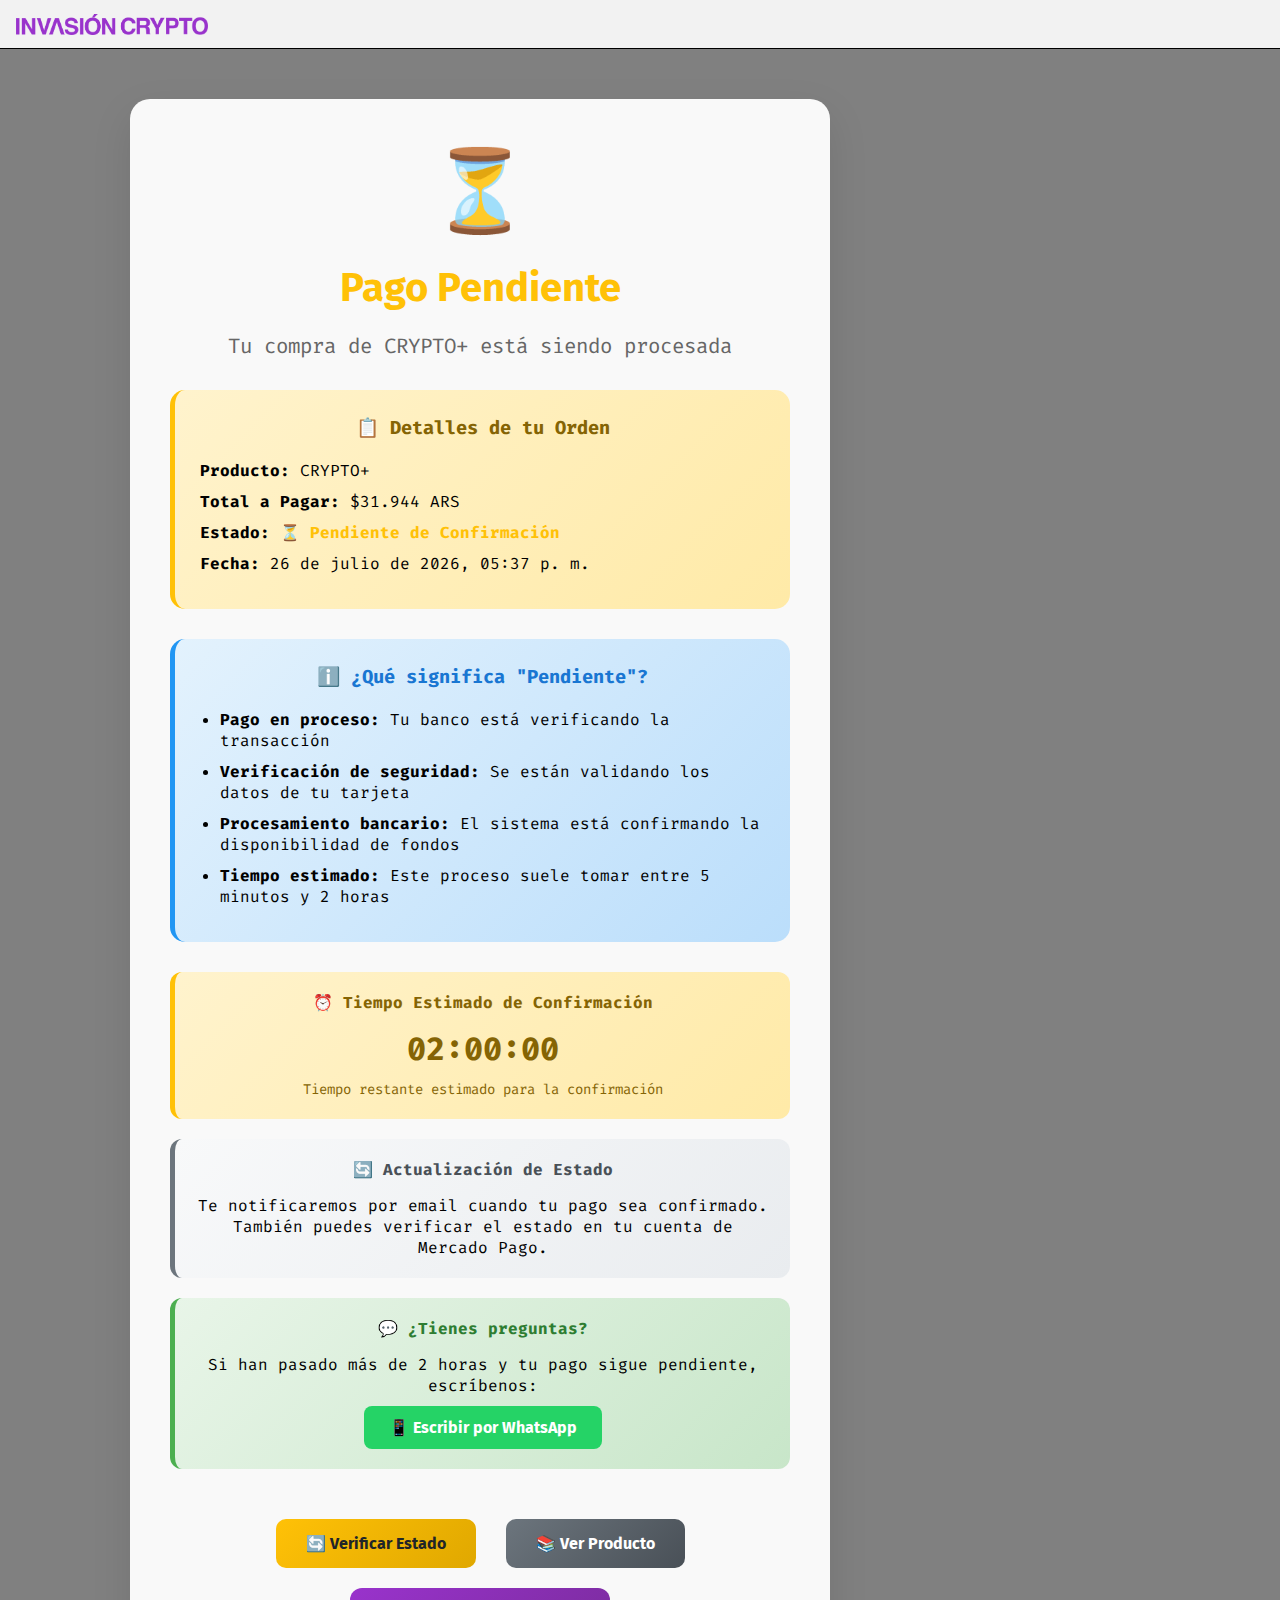
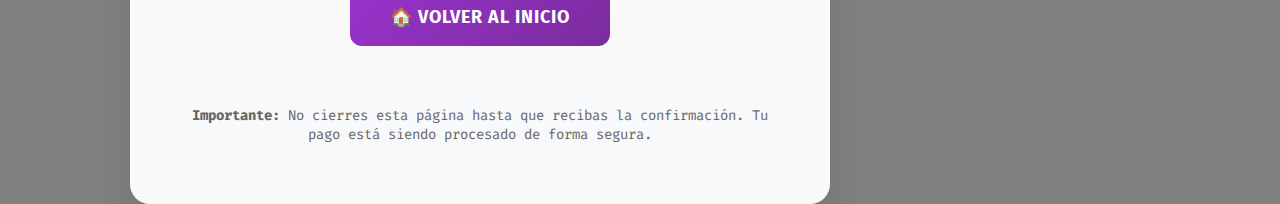
<file: pending.html>
<!DOCTYPE html>
<html lang="es">
<head>
    <!-- Google tag (gtag.js) -->
    <script async src="https://www.googletagmanager.com/gtag/js?id=G-XBL2WEFRD8"></script>
    <script>
        window.dataLayer = window.dataLayer || [];
        function gtag(){dataLayer.push(arguments);}
        gtag('js', new Date());
        gtag('config', 'G-XBL2WEFRD8');
    </script>
    <meta charset="UTF-8">
    <meta name="viewport" content="width=device-width, initial-scale=1.0">
    <link rel="shortcut icon" href="img/logos/Favicon.png" type="image/x-icon">
    <link rel="apple-touch-icon" sizes="64x64" href="/img/logos/Favicon.png">
    <link rel="stylesheet" href="style.css">
    <link rel="stylesheet" href="query.css">
    <meta property="og:image" content="https://invasioncrypto.com/img/open-graph.png">
    <title>Pago Pendiente - Invasión Crypto</title>
    <style>
        .pending-container {
            max-width: 700px;
            margin: 50px auto;
            padding: 40px;
            background: rgba(255, 255, 255, 0.95);
            border-radius: 20px;
            box-shadow: 0 15px 40px rgba(0, 0, 0, 0.1);
            text-align: center;
        }
        
        .pending-icon {
            font-size: 80px;
            margin-bottom: 20px;
            animation: pulse 2s infinite;
        }
        
        @keyframes pulse {
            0% { transform: scale(1); }
            50% { transform: scale(1.1); }
            100% { transform: scale(1); }
        }
        
        .pending-title {
            color: #ffc107;
            font-size: 2.5em;
            margin-bottom: 20px;
            font-weight: bold;
        }
        
        .pending-subtitle {
            color: #666;
            font-size: 1.3em;
            margin-bottom: 30px;
        }
        
        .pending-details {
            background: linear-gradient(135deg, #fff3cd, #ffeaa7);
            padding: 25px;
            border-radius: 15px;
            margin: 30px 0;
            border-left: 5px solid #ffc107;
            text-align: left;
        }
        
        .pending-details h3 {
            color: #856404;
            margin-bottom: 20px;
            text-align: center;
        }
        
        .pending-details p {
            margin: 10px 0;
            font-size: 16px;
        }
        
        .info-section {
            background: linear-gradient(135deg, #e3f2fd, #bbdefb);
            padding: 25px;
            border-radius: 15px;
            margin: 30px 0;
            border-left: 5px solid #2196f3;
        }
        
        .info-section h3 {
            color: #1976d2;
            margin-bottom: 20px;
        }
        
        .info-section ul {
            text-align: left;
            padding-left: 20px;
        }
        
        .info-section li {
            margin: 10px 0;
            font-size: 16px;
        }
        
        .status-update {
            background: linear-gradient(135deg, #f8f9fa, #e9ecef);
            padding: 20px;
            border-radius: 12px;
            margin: 20px 0;
            border-left: 5px solid #6c757d;
        }
        
        .status-update h4 {
            color: #495057;
            margin-bottom: 15px;
        }
        
        .btn-primary {
            background: linear-gradient(135deg, #9933CC, #7B2C9E);
            color: white;
            padding: 18px 40px;
            border: none;
            border-radius: 12px;
            font-size: 18px;
            font-weight: bold;
            cursor: pointer;
            text-decoration: none;
            display: inline-block;
            margin: 10px;
            transition: all 0.3s ease;
            text-transform: uppercase;
            letter-spacing: 1px;
        }
        
        .btn-primary:hover {
            transform: translateY(-3px);
            box-shadow: 0 10px 25px rgba(153, 51, 204, 0.3);
        }
        
        .btn-secondary {
            background: linear-gradient(135deg, #6c757d, #495057);
            color: white;
            padding: 15px 30px;
            border: none;
            border-radius: 10px;
            font-size: 16px;
            font-weight: bold;
            cursor: pointer;
            text-decoration: none;
            display: inline-block;
            margin: 10px;
            transition: all 0.3s ease;
        }
        
        .btn-secondary:hover {
            transform: translateY(-2px);
            box-shadow: 0 8px 20px rgba(108, 117, 125, 0.3);
        }
        
        .btn-warning {
            background: linear-gradient(135deg, #ffc107, #e0a800);
            color: #212529;
            padding: 15px 30px;
            border: none;
            border-radius: 10px;
            font-size: 16px;
            font-weight: bold;
            cursor: pointer;
            text-decoration: none;
            display: inline-block;
            margin: 10px;
            transition: all 0.3s ease;
        }
        
        .btn-warning:hover {
            transform: translateY(-2px);
            box-shadow: 0 8px 20px rgba(255, 193, 7, 0.3);
        }
        
        .whatsapp-info {
            background: linear-gradient(135deg, #e8f5e8, #c8e6c9);
            padding: 20px;
            border-radius: 12px;
            margin: 20px 0;
            border-left: 5px solid #4caf50;
        }
        
        .whatsapp-info h4 {
            color: #2e7d32;
            margin-bottom: 15px;
        }
        
        .whatsapp-link {
            background: #25d366;
            color: white;
            padding: 12px 25px;
            border-radius: 8px;
            text-decoration: none;
            display: inline-block;
            margin-top: 10px;
            font-weight: bold;
            transition: all 0.3s ease;
        }
        
        .whatsapp-link:hover {
            background: #128c7e;
            transform: translateY(-2px);
        }
        
        .timer {
            background: linear-gradient(135deg, #fff3cd, #ffeaa7);
            padding: 20px;
            border-radius: 12px;
            margin: 20px 0;
            border-left: 5px solid #ffc107;
        }
        
        .timer h4 {
            color: #856404;
            margin-bottom: 15px;
        }
        
        .countdown {
            font-size: 2em;
            font-weight: bold;
            color: #856404;
            margin: 10px 0;
        }
        
        @media (max-width: 768px) {
            .pending-container {
                margin: 20px;
                padding: 25px;
            }
            
            .pending-title {
                font-size: 2em;
            }
            
            .btn-primary, .btn-secondary, .btn-warning {
                display: block;
                margin: 10px auto;
                text-align: center;
            }
        }
    </style>
</head>
<body>
    <div class="header">
        <a href="index.html" class="logo-header-container">
            <!-- Acá va una imagen background en el CSS -->
        </a>
    </div>
    
    <div class="pending-container">
        <div class="pending-icon">⏳</div>
        <h1 class="pending-title">Pago Pendiente</h1>
        <p class="pending-subtitle">Tu compra de CRYPTO+ está siendo procesada</p>
        
        <div class="pending-details">
            <h3>📋 Detalles de tu Orden</h3>
            <p><strong>Producto:</strong> CRYPTO+</p>
            <p><strong>Total a Pagar:</strong> $31.944 ARS</p>
            <p><strong>Estado:</strong> <span style="color: #ffc107; font-weight: bold;">⏳ Pendiente de Confirmación</span></p>
            <p><strong>Fecha:</strong> <span id="fechaPendiente"></span></p>
        </div>
        
        <div class="info-section">
            <h3>ℹ️ ¿Qué significa "Pendiente"?</h3>
            <ul>
                <li><strong>Pago en proceso:</strong> Tu banco está verificando la transacción</li>
                <li><strong>Verificación de seguridad:</strong> Se están validando los datos de tu tarjeta</li>
                <li><strong>Procesamiento bancario:</strong> El sistema está confirmando la disponibilidad de fondos</li>
                <li><strong>Tiempo estimado:</strong> Este proceso suele tomar entre 5 minutos y 2 horas</li>
            </ul>
        </div>
        
        <div class="timer">
            <h4>⏰ Tiempo Estimado de Confirmación</h4>
            <div class="countdown" id="countdown">--:--</div>
            <p style="margin: 0; color: #856404; font-size: 14px;">
                Tiempo restante estimado para la confirmación
            </p>
        </div>
        
        <div class="status-update">
            <h4>🔄 Actualización de Estado</h4>
            <p>Te notificaremos por email cuando tu pago sea confirmado. También puedes verificar el estado en tu cuenta de Mercado Pago.</p>
        </div>
        
        <div class="whatsapp-info">
            <h4>💬 ¿Tienes preguntas?</h4>
            <p>Si han pasado más de 2 horas y tu pago sigue pendiente, escríbenos:</p>
            <a href="https://api.whatsapp.com/send/?phone=5493517056407&text=Hola,+mi+pago+de+CRYPTO%2B+sigue+pendiente+y+necesito+ayuda&type=phone_number&app_absent=0" 
               class="whatsapp-link" target="_blank">
                📱 Escribir por WhatsApp
            </a>
        </div>
        
        <div style="margin-top: 40px;">
            <a href="checkout.html" class="btn-warning">🔄 Verificar Estado</a>
            <a href="crypto_plus.html" class="btn-secondary">📚 Ver Producto</a>
            <a href="index.html" class="btn-primary">🏠 Volver al Inicio</a>
        </div>
        
        <div style="margin-top: 30px; padding: 20px; background: #f8f9fa; border-radius: 10px;">
            <p style="margin: 0; color: #666; font-size: 14px;">
                <strong>Importante:</strong> No cierres esta página hasta que recibas la confirmación. 
                Tu pago está siendo procesado de forma segura.
            </p>
        </div>
    </div>

    <script>
        // Mostrar fecha actual
        document.getElementById('fechaPendiente').textContent = new Date().toLocaleDateString('es-AR', {
            year: 'numeric',
            month: 'long',
            day: 'numeric',
            hour: '2-digit',
            minute: '2-digit'
        });

        // Evento GA4 para pago pendiente
        if (typeof gtag === "function") {
            gtag("event", "payment_pending", {
                currency: "ARS",
                value: 31944,
                items: [{ 
                    item_id: "crypto_plus", 
                    item_name: "Crypto+", 
                    quantity: 1,
                    price: 31944
                }]
            });
        }

        // Timer de cuenta regresiva (2 horas)
        let tiempoRestante = 2 * 60 * 60; // 2 horas en segundos
        
        function actualizarTimer() {
            const horas = Math.floor(tiempoRestante / 3600);
            const minutos = Math.floor((tiempoRestante % 3600) / 60);
            const segundos = tiempoRestante % 60;
            
            document.getElementById('countdown').textContent = 
                `${String(horas).padStart(2, '0')}:${String(minutos).padStart(2, '0')}:${String(segundos).padStart(2, '0')}`;
            
            if (tiempoRestante > 0) {
                tiempoRestante--;
                setTimeout(actualizarTimer, 1000);
            } else {
                document.getElementById('countdown').textContent = "00:00:00";
                document.getElementById('countdown').style.color = "#dc3545";
            }
        }
        
        // Iniciar timer
        actualizarTimer();

        // Verificar si hay datos del cliente en localStorage
        const datosCliente = localStorage.getItem('datosCliente');
        if (datosCliente) {
            try {
                const cliente = JSON.parse(datosCliente);
                console.log('Datos del cliente recuperados:', cliente);
                
                // Aquí podrías enviar los datos a tu backend para seguimiento
                // enviarDatosPendiente(cliente);
                
            } catch (error) {
                console.error('Error al procesar datos del cliente:', error);
            }
        }

        // Función para verificar estado del pago (simulada)
        function verificarEstadoPago() {
            // En un entorno real, aquí harías una llamada a tu backend
            // para verificar el estado del pago en Mercado Pago
            console.log('Verificando estado del pago...');
            
            // Simular verificación
            setTimeout(() => {
                alert('Estado del pago: Pendiente de confirmación bancaria. Te notificaremos por email cuando se confirme.');
            }, 1000);
        }

        // Agregar evento al botón de verificar estado
        document.querySelector('.btn-warning').addEventListener('click', function(e) {
            e.preventDefault();
            verificarEstadoPago();
        });
    </script>
</body>
</html>
</file>
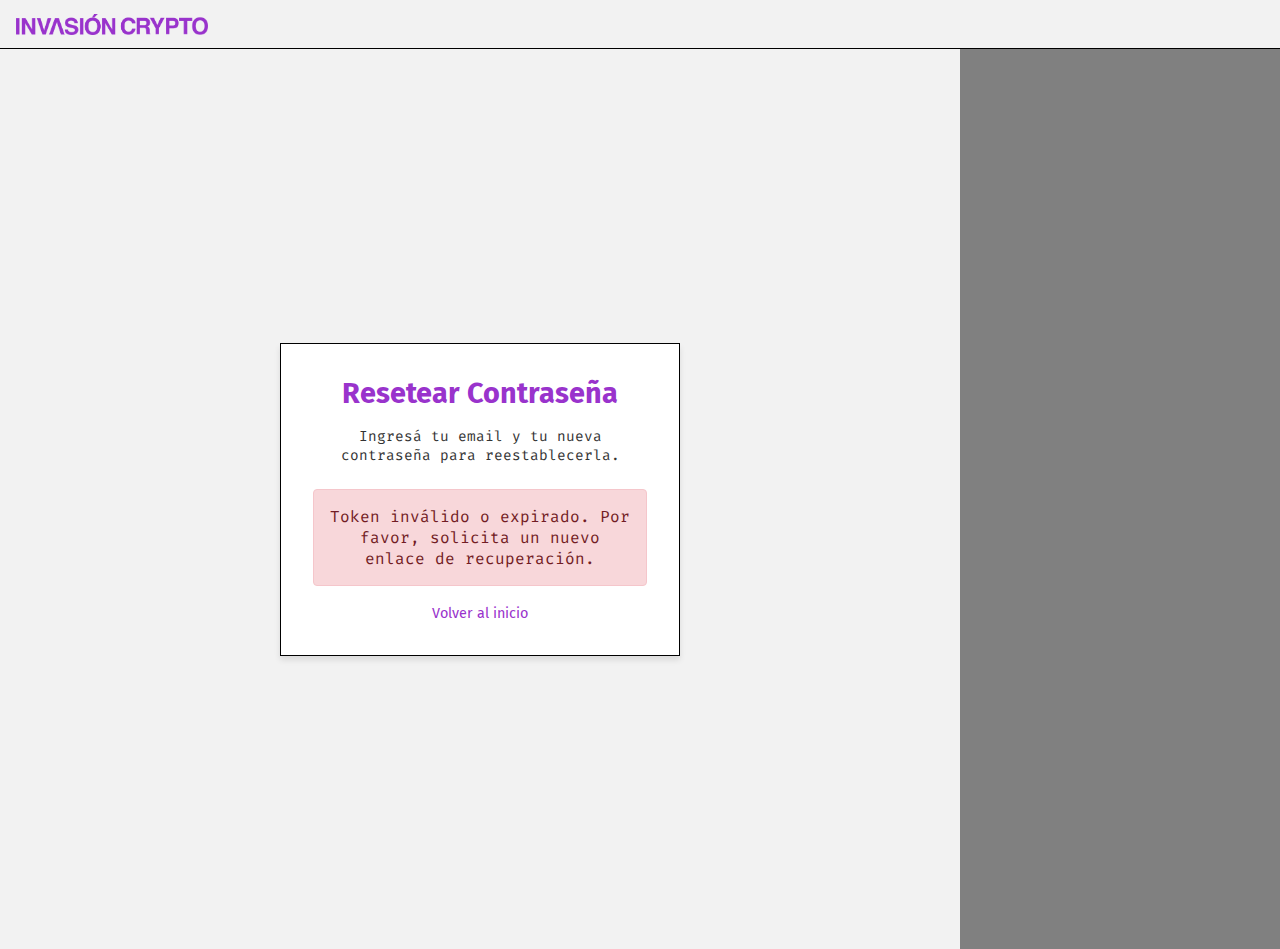
<file: reset-password.html>
<!DOCTYPE html>
<html lang="en">
<head>
    <!-- Google tag (gtag.js) -->
<script async src="https://www.googletagmanager.com/gtag/js?id=G-XBL2WEFRD8"></script>
<script>
  window.dataLayer = window.dataLayer || [];
  function gtag(){dataLayer.push(arguments);}
  gtag('js', new Date());

  gtag('config', 'G-XBL2WEFRD8');
</script>
    <meta charset="UTF-8">
    <meta name="viewport" content="width=device-width, initial-scale=1.0">
    <link rel="shortcut icon" href="img/logos/Favicon.png" type="image/x-icon">
    <link rel="stylesheet" href="style.css">
    <link rel="stylesheet" href="query.css">
    <title>Resetear Contraseña - Invasión Crypto</title>
    <style>
        .reset-password-container {
            display: grid;
            place-items: center;
            min-height: 100dvh;
            background-color: #F2F2F2;
            padding: 1rem;
        }

        .reset-password-box {
            background-color: white;
            border: 1px solid black;
            padding: 2rem;
            max-width: 400px;
            width: 100%;
            box-shadow: 0 4px 6px rgba(0, 0, 0, 0.1);
        }

        .reset-password-box h1 {
            color: #9933CC;
            font-size: 1.8rem;
            margin-bottom: 1rem;
            text-align: center;
            font-family: 'Fira Sans', sans-serif;
        }

        .reset-password-box p {
            color: #333;
            font-size: 0.9rem;
            margin-bottom: 1.5rem;
            text-align: center;
        }

        .reset-password-form {
            display: flex;
            flex-direction: column;
            gap: 15px;
        }

        .form-group {
            display: flex;
            flex-direction: column;
            gap: 5px;
        }

        .form-group label {
            font-family: 'Fira Sans', sans-serif;
            font-size: 0.9rem;
            font-weight: 500;
            color: #333;
        }

        .form-group input {
            padding: 10px;
            border: 1px solid #ccc;
            border-radius: 4px;
            font-family: 'Fira Code', serif;
            font-size: 0.95rem;
        }

        .form-group input:focus {
            outline: none;
            border-color: #9933CC;
            box-shadow: 0 0 0 2px rgba(153, 51, 204, 0.1);
        }

        .reset-password-btn {
            background-color: #9933CC;
            color: white;
            border: none;
            padding: 12px;
            font-size: 1rem;
            cursor: pointer;
            border-radius: 4px;
            font-family: 'Fira Sans', sans-serif;
            font-weight: 600;
            transition: background-color 0.3s ease;
        }

        .reset-password-btn:hover {
            background-color: #7a2a99;
        }

        .reset-password-btn:disabled {
            background-color: #ccc;
            cursor: not-allowed;
        }

        .success-message {
            background-color: #d4edda;
            color: #155724;
            border: 1px solid #c3e6cb;
            padding: 1rem;
            border-radius: 4px;
            margin-bottom: 1rem;
            text-align: center;
            display: none;
        }

        .error-message {
            background-color: #f8d7da;
            color: #721c24;
            border: 1px solid #f5c6cb;
            padding: 1rem;
            border-radius: 4px;
            margin-bottom: 1rem;
            text-align: center;
            display: none;
        }

        .back-to-login {
            text-align: center;
            margin-top: 1rem;
        }

        .back-to-login a {
            color: #9933CC;
            text-decoration: none;
            font-size: 0.9rem;
            font-family: 'Fira Sans', sans-serif;
        }

        .back-to-login a:hover {
            text-decoration: underline;
        }
    </style>
</head>
<body>
    <div class="header">
        <a href="index.html" class="logo-header-container">
            <!-- Acá va una imagen background en el CSS -->
        </a>
    </div>

    <div class="reset-password-container">
        <div class="reset-password-box">
            <h1>Resetear Contraseña</h1>
            <p>Ingresá tu email y tu nueva contraseña para reestablecerla.</p>

            <div class="success-message" id="successMessage">
                ¡Contraseña actualizada correctamente! Serás redirigido al login en 3 segundos.
            </div>

            <div class="error-message" id="errorMessage"></div>

            <form class="reset-password-form" id="resetPasswordForm">
                <div class="form-group">
                    <label for="resetEmail">Email:</label>
                    <input type="email" id="resetEmail" name="email" placeholder="tu@email.com" required>
                </div>

                <div class="form-group">
                    <label for="resetNewPassword">Nueva Contraseña:</label>
                    <input type="password" id="resetNewPassword" name="newPassword" placeholder="Nueva contraseña" required>
                </div>

                <div class="form-group">
                    <label for="resetConfirmPassword">Confirmar Contraseña:</label>
                    <input type="password" id="resetConfirmPassword" name="confirmPassword" placeholder="Confirmar contraseña" required>
                </div>

                <button type="submit" class="reset-password-btn" id="btnResetPassword">Actualizar Contraseña</button>
            </form>

            <div class="back-to-login">
                <a href="index.html">Volver al inicio</a>
            </div>
        </div>
    </div>

    <script src="app.js"></script>
    <script>
        document.addEventListener('DOMContentLoaded', () => {
            const resetPasswordForm = document.getElementById('resetPasswordForm');
            const successMessage = document.getElementById('successMessage');
            const errorMessage = document.getElementById('errorMessage');
            const btnResetPassword = document.getElementById('btnResetPassword');
            const resetEmailInput = document.getElementById('resetEmail');

            // Obtener el token y email de la URL
            const urlParams = new URLSearchParams(window.location.search);
            const token = urlParams.get('token');
            const emailParam = urlParams.get('email');

            // Validar que existan token y email
            if (!token || !emailParam) {
                errorMessage.textContent = 'Token inválido o expirado. Por favor, solicita un nuevo enlace de recuperación.';
                errorMessage.style.display = 'block';
                btnResetPassword.disabled = true;
                resetPasswordForm.style.display = 'none';
                return;
            }

            // Rellenar el email automáticamente desde la URL y hacerlo read-only
            resetEmailInput.value = decodeURIComponent(emailParam);
            resetEmailInput.readOnly = true;
            resetEmailInput.style.backgroundColor = '#f0f0f0';
            resetEmailInput.style.cursor = 'not-allowed';

            resetPasswordForm.addEventListener('submit', async (e) => {
                e.preventDefault();
                const email = resetEmailInput.value;
                const newPassword = document.getElementById('resetNewPassword').value;
                const confirmPassword = document.getElementById('resetConfirmPassword').value;

                // Validar que las contraseñas coincidan
                if (newPassword !== confirmPassword) {
                    errorMessage.textContent = 'Las contraseñas no coinciden.';
                    errorMessage.style.display = 'block';
                    return;
                }

                if (newPassword.length < 6) {
                    errorMessage.textContent = 'La contraseña debe tener al menos 6 caracteres.';
                    errorMessage.style.display = 'block';
                    return;
                }

                // No permitir contraseñas muy simples
                if (/^\d+$/.test(newPassword) || /^[a-z]+$/i.test(newPassword)) {
                    errorMessage.textContent = 'La contraseña debe contener letras y números.';
                    errorMessage.style.display = 'block';
                    return;
                }

                btnResetPassword.disabled = true;
                btnResetPassword.textContent = 'Procesando...';

                try {
                    const response = await fetch('https://invasioncrypto-api.vercel.app/api/auth/reset-password', {
                        method: 'POST',
                        headers: {
                            'Content-Type': 'application/json'
                        },
                        body: JSON.stringify({ token, email, newPassword, confirmPassword })
                    });

                    const data = await response.json();

                    if (response.ok) {
                        errorMessage.style.display = 'none';
                        successMessage.style.display = 'block';
                        resetPasswordForm.style.display = 'none';

                        // Redirigir al login después de 3 segundos
                        setTimeout(() => {
                            window.location.href = 'crypto_plus.html';
                        }, 3000);
                    } else {
                        errorMessage.textContent = data.message || 'Error al resetear la contraseña. El enlace puede haber expirado.';
                        errorMessage.style.display = 'block';
                        btnResetPassword.disabled = false;
                        btnResetPassword.textContent = 'Actualizar Contraseña';
                    }
                } catch (error) {
                    console.error('Error:', error);
                    errorMessage.textContent = 'Hubo un problema con la conexión. Intenta más tarde.';
                    errorMessage.style.display = 'block';
                    btnResetPassword.disabled = false;
                    btnResetPassword.textContent = 'Actualizar Contraseña';
                }
            });
        });
    </script>
</body>
</html>
</file>
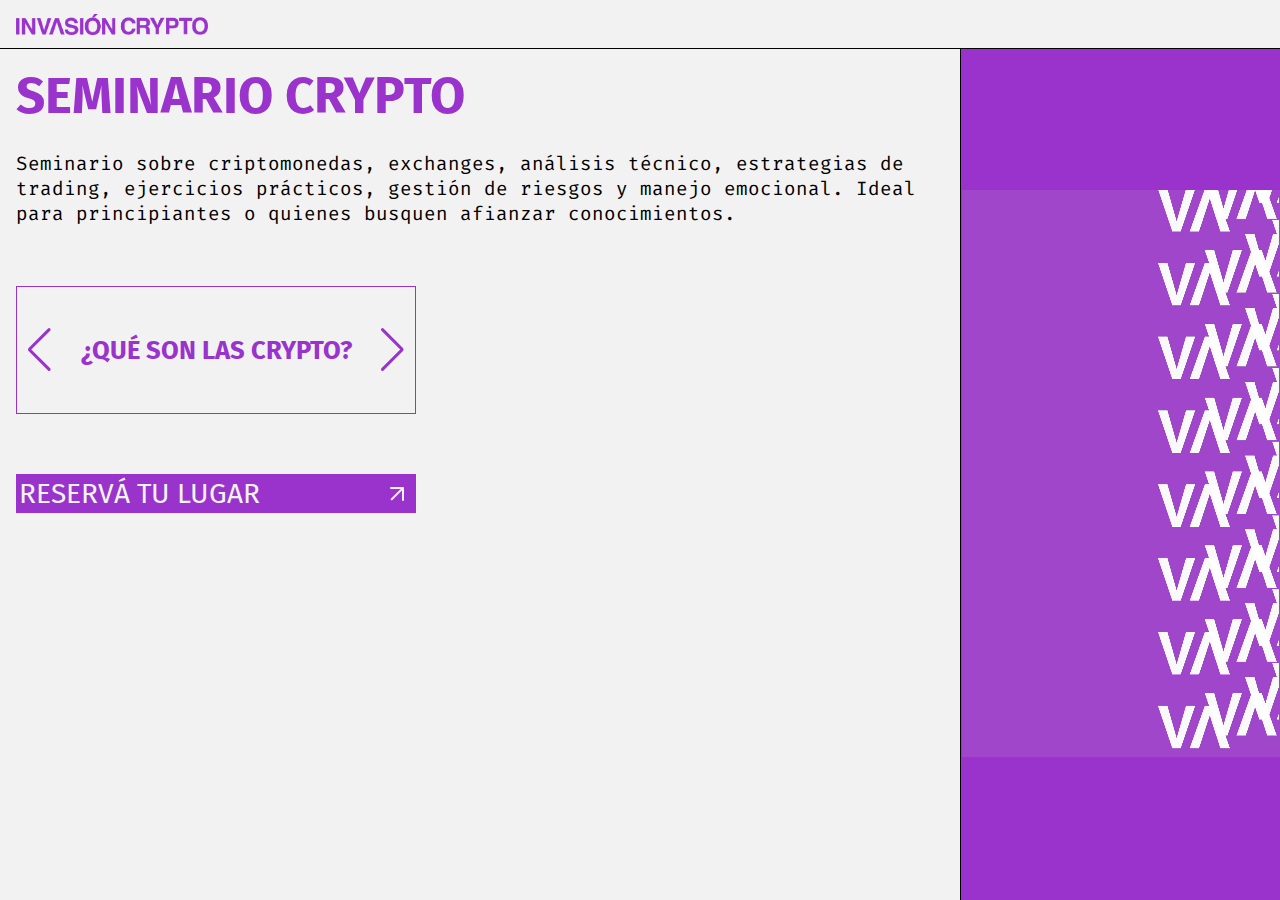
<file: seminario_crypto.html>
<!DOCTYPE html>
<html lang="en">

<head>
    <meta charset="UTF-8">
    <meta name="viewport" content="width=device-width, initial-scale=1.0">
    <link rel="shortcut icon" href="img/iso_violeta.png" type="image/x-icon">
    <link rel="stylesheet" href="https://cdn.jsdelivr.net/npm/swiper@11/swiper-bundle.min.css" />
    <link rel="stylesheet" href="style.css">
    <link rel="stylesheet" href="query.css">
    <title>Invasión Crypto</title>
</head>

<body>
    <div class="header">
        <a href="index.html" class="logo-header-container">
            <!-- Acá va una imagen background en el CSS -->
        </a>
    </div>
    <div class="hero-secondary">
        <h2 class="title-hero-secondary">
            SEMINARIO CRYPTO
        </h2>
        <p class="hero-p-secondary"> Seminario sobre criptomonedas, exchanges, análisis técnico, estrategias de trading,
            ejercicios prácticos, gestión de riesgos y manejo emocional. Ideal para principiantes o quienes busquen
            afianzar conocimientos.</p>
        <div class="swiper">
            <div class="swiper-wrapper">
                <div class="swiper-slide"><h4>¿Qué son las crypto?</h4></div>
                <div class="swiper-slide"><h4>USDT</h4></div>
                <div class="swiper-slide"><h4>Exchange Internacionales</h4></div>
                <div class="swiper-slide"><h4>Introducción al AT</h4></div>
                <div class="swiper-slide"><h4>TradingView</h4></div>
                <div class="swiper-slide"><h4>Ejercicios Prácticos</h4></div>
                <div class="swiper-slide"><h4>Tendencia Actual del Mercado</h4></div>
                <div class="swiper-slide"><h4>Fondeo y operaciones</h4></div>
            </div>
            <!-- Botones opcionales -->
            <div class="swiper-button-prev swipper-btn"></div>
            <div class="swiper-button-next swipper-btn"></div>
        </div>
        <a href="https://bit.ly/MrClave" class="nav-link nav-link-secondary">
            RESERVÁ TU LUGAR
            <!-- <img src="img/flecha-arriba-derecha.png" alt="" class="nav-link-img">
            <img src="img/flecha-arriba-derecha-violeta.png" alt="" class="nav-link-img-2"> -->
            <img src="img/flecha-arriba-derecha-blanca.png" alt="" class="nav-link-img-secondary">
        </a>
    </div>
    <div class="banner-secondary">
        <video autoplay loop muted playsinline style="width: 100%; height: auto;">
            <source src="video/web_2.webm" type="video/mp4">
            Tu navegador no soporta el elemento de video.
        </video>
    </div>
    <!-- <div class="links">
        <a href="" class="nav-link">
            CANAL WHATSAPP FREE
            <img src="img/flecha-arriba-derecha.png" alt="" class="nav-link-img">
            <img src="img/flecha-arriba-derecha-violeta.png" alt="" class="nav-link-img-2">
        </a>
        <a href="" class="nav-link">
            SEMINARIO CRYPTO
            <img src="img/flecha-arriba-derecha.png" alt="" class="nav-link-img">
            <img src="img/flecha-arriba-derecha-violeta.png" alt="" class="nav-link-img-2">
        </a>
        <a href="" class="nav-link">
            CRYPTO+
            <img src="img/flecha-arriba-derecha.png" alt="" class="nav-link-img">
            <img src="img/flecha-arriba-derecha-violeta.png" alt="" class="nav-link-img-2">
        </a>
    </div> -->

    <!-- <div class="footer">
        <ul class="links-list">
            <li class="links-item"><a href="#" class="links-a">YT</a></li>
            <li class="links-item"><a href="#" class="links-a">IG</a></li>
            <li class="links-item"><a href="#" class="links-a">TK</a></li>
            <li class="links-item"><a href="#" class="links-a">ESCRIBINOS</a></li>
        </ul>
    </div> -->

    <script src="https://cdn.jsdelivr.net/npm/swiper@11/swiper-bundle.min.js"></script>
    <script src="app.js"></script>
</body>

</html>
</file>
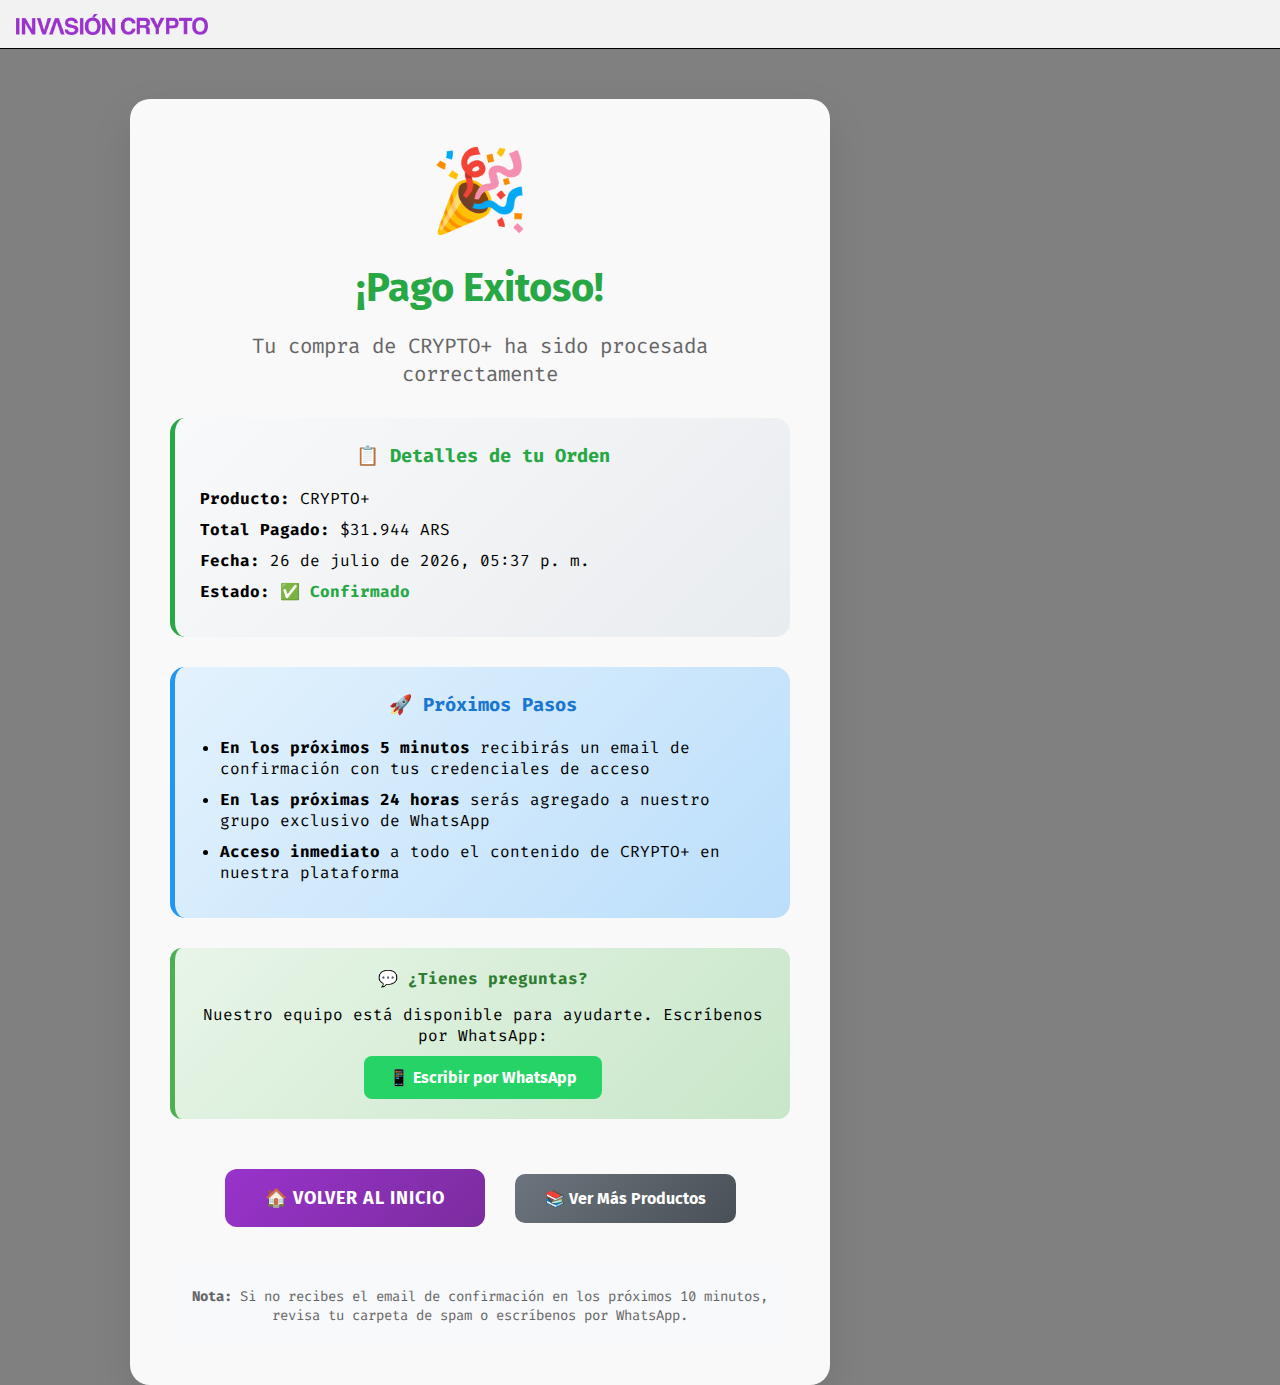
<file: success.html>
<!DOCTYPE html>
<html lang="es">
<head>
    <!-- Google tag (gtag.js) -->
    <script async src="https://www.googletagmanager.com/gtag/js?id=G-XBL2WEFRD8"></script>
    <script>
        window.dataLayer = window.dataLayer || [];
        function gtag(){dataLayer.push(arguments);}
        gtag('js', new Date());
        gtag('config', 'G-XBL2WEFRD8');
    </script>
    <meta charset="UTF-8">
    <meta name="viewport" content="width=device-width, initial-scale=1.0">
    <link rel="shortcut icon" href="img/logos/Favicon.png" type="image/x-icon">
    <link rel="apple-touch-icon" sizes="64x64" href="/img/logos/Favicon.png">
    <link rel="stylesheet" href="style.css">
    <link rel="stylesheet" href="query.css">
    <meta property="og:image" content="https://invasioncrypto.com/img/open-graph.png">
    <title>¡Pago Exitoso! - Invasión Crypto</title>
    <style>
        .success-container {
            max-width: 700px;
            margin: 50px auto;
            padding: 40px;
            background: rgba(255, 255, 255, 0.95);
            border-radius: 20px;
            box-shadow: 0 15px 40px rgba(0, 0, 0, 0.1);
            text-align: center;
        }
        
        .success-icon {
            font-size: 80px;
            margin-bottom: 20px;
        }
        
        .success-title {
            color: #28a745;
            font-size: 2.5em;
            margin-bottom: 20px;
            font-weight: bold;
        }
        
        .success-subtitle {
            color: #666;
            font-size: 1.3em;
            margin-bottom: 30px;
        }
        
        .order-details {
            background: linear-gradient(135deg, #f8f9fa, #e9ecef);
            padding: 25px;
            border-radius: 15px;
            margin: 30px 0;
            border-left: 5px solid #28a745;
            text-align: left;
        }
        
        .order-details h3 {
            color: #28a745;
            margin-bottom: 20px;
            text-align: center;
        }
        
        .order-details p {
            margin: 10px 0;
            font-size: 16px;
        }
        
        .next-steps {
            background: linear-gradient(135deg, #e3f2fd, #bbdefb);
            padding: 25px;
            border-radius: 15px;
            margin: 30px 0;
            border-left: 5px solid #2196f3;
        }
        
        .next-steps h3 {
            color: #1976d2;
            margin-bottom: 20px;
        }
        
        .next-steps ul {
            text-align: left;
            padding-left: 20px;
        }
        
        .next-steps li {
            margin: 10px 0;
            font-size: 16px;
        }
        
        .btn-primary {
            background: linear-gradient(135deg, #9933CC, #7B2C9E);
            color: white;
            padding: 18px 40px;
            border: none;
            border-radius: 12px;
            font-size: 18px;
            font-weight: bold;
            cursor: pointer;
            text-decoration: none;
            display: inline-block;
            margin: 10px;
            transition: all 0.3s ease;
            text-transform: uppercase;
            letter-spacing: 1px;
        }
        
        .btn-primary:hover {
            transform: translateY(-3px);
            box-shadow: 0 10px 25px rgba(153, 51, 204, 0.3);
        }
        
        .btn-secondary {
            background: linear-gradient(135deg, #6c757d, #495057);
            color: white;
            padding: 15px 30px;
            border: none;
            border-radius: 10px;
            font-size: 16px;
            font-weight: bold;
            cursor: pointer;
            text-decoration: none;
            display: inline-block;
            margin: 10px;
            transition: all 0.3s ease;
        }
        
        .btn-secondary:hover {
            transform: translateY(-2px);
            box-shadow: 0 8px 20px rgba(108, 117, 125, 0.3);
        }
        
        .whatsapp-info {
            background: linear-gradient(135deg, #e8f5e8, #c8e6c9);
            padding: 20px;
            border-radius: 12px;
            margin: 20px 0;
            border-left: 5px solid #4caf50;
        }
        
        .whatsapp-info h4 {
            color: #2e7d32;
            margin-bottom: 15px;
        }
        
        .whatsapp-link {
            background: #25d366;
            color: white;
            padding: 12px 25px;
            border-radius: 8px;
            text-decoration: none;
            display: inline-block;
            margin-top: 10px;
            font-weight: bold;
            transition: all 0.3s ease;
        }
        
        .whatsapp-link:hover {
            background: #128c7e;
            transform: translateY(-2px);
        }
        
        @media (max-width: 768px) {
            .success-container {
                margin: 20px;
                padding: 25px;
            }
            
            .success-title {
                font-size: 2em;
            }
            
            .btn-primary, .btn-secondary {
                display: block;
                margin: 10px auto;
                text-align: center;
            }
        }
    </style>
</head>
<body>
    <div class="header">
        <a href="index.html" class="logo-header-container">
            <!-- Acá va una imagen background en el CSS -->
        </a>
    </div>
    
    <div class="success-container">
        <div class="success-icon">🎉</div>
        <h1 class="success-title">¡Pago Exitoso!</h1>
        <p class="success-subtitle">Tu compra de CRYPTO+ ha sido procesada correctamente</p>
        
        <div class="order-details">
            <h3>📋 Detalles de tu Orden</h3>
            <p><strong>Producto:</strong> CRYPTO+</p>
            <p><strong>Total Pagado:</strong> $31.944 ARS</p>
            <p><strong>Fecha:</strong> <span id="fechaCompra"></span></p>
            <p><strong>Estado:</strong> <span style="color: #28a745; font-weight: bold;">✅ Confirmado</span></p>
        </div>
        
        <div class="next-steps">
            <h3>🚀 Próximos Pasos</h3>
            <ul>
                <li><strong>En los próximos 5 minutos</strong> recibirás un email de confirmación con tus credenciales de acceso</li>
                <li><strong>En las próximas 24 horas</strong> serás agregado a nuestro grupo exclusivo de WhatsApp</li>
                <li><strong>Acceso inmediato</strong> a todo el contenido de CRYPTO+ en nuestra plataforma</li>
            </ul>
        </div>
        
        <div class="whatsapp-info">
            <h4>💬 ¿Tienes preguntas?</h4>
            <p>Nuestro equipo está disponible para ayudarte. Escríbenos por WhatsApp:</p>
            <a href="https://api.whatsapp.com/send/?phone=5493517056407&text=Hola,+acabo+de+comprar+CRYPTO%2B+y+tengo+una+pregunta&type=phone_number&app_absent=0" 
               class="whatsapp-link" target="_blank">
                📱 Escribir por WhatsApp
            </a>
        </div>
        
        <div style="margin-top: 40px;">
            <a href="index.html" class="btn-primary">🏠 Volver al Inicio</a>
            <a href="crypto_plus.html" class="btn-secondary">📚 Ver Más Productos</a>
        </div>
        
        <div style="margin-top: 30px; padding: 20px; background: #f8f9fa; border-radius: 10px;">
            <p style="margin: 0; color: #666; font-size: 14px;">
                <strong>Nota:</strong> Si no recibes el email de confirmación en los próximos 10 minutos, 
                revisa tu carpeta de spam o escríbenos por WhatsApp.
            </p>
        </div>
    </div>

    <script>
        // Mostrar fecha actual
        document.getElementById('fechaCompra').textContent = new Date().toLocaleDateString('es-AR', {
            year: 'numeric',
            month: 'long',
            day: 'numeric',
            hour: '2-digit',
            minute: '2-digit'
        });

        // Evento GA4 para pago exitoso
        if (typeof gtag === "function") {
            gtag("event", "purchase", {
                transaction_id: "T" + Date.now(),
                currency: "ARS",
                value: 31944,
                items: [{ 
                    item_id: "crypto_plus", 
                    item_name: "Crypto+", 
                    quantity: 1,
                    price: 31944
                }]
            });
        }

        // Verificar si hay datos del cliente en localStorage
        const datosCliente = localStorage.getItem('datosCliente');
        if (datosCliente) {
            try {
                const cliente = JSON.parse(datosCliente);
                console.log('Datos del cliente recuperados:', cliente);
                
                // Aquí podrías enviar los datos a tu backend para procesamiento
                // enviarDatosCliente(cliente);
                
            } catch (error) {
                console.error('Error al procesar datos del cliente:', error);
            }
        }
    </script>
</body>
</html>
</file>
<file: style.css>
@import url('https://fonts.googleapis.com/css2?family=Fira+Code:wght@300..700&family=Fira+Sans:ital,wght@0,100;0,200;0,300;0,400;0,500;0,600;0,700;0,800;0,900;1,100;1,200;1,300;1,400;1,500;1,600;1,700;1,800;1,900&display=swap');
* {
    margin: 0;
    padding: 0;
    box-sizing: border-box;
    font-family: "Fira Code", serif;
    text-decoration: none;
}

a {
    color: #000000;
    font-family: "Fira Sans", serif;
}

h1, h2 {
    font-family: "Fira Sans", serif;
}


body {
    display: grid;
    width: 100vw;
    height: 100dvh;
    grid-template-columns: 3fr 1fr;
    grid-template-rows: .3fr 3fr 2fr .3fr;
    background-color: gray;
}

/* ESTILOS DEL GRID PRINCIPAL */

.header {
    grid-column: 1 / 3;
    grid-row: 1 / 2;
    background-color: #F2F2F2;
    border-bottom: 1px solid black;
    display: flex;
    justify-content: start;
    padding-left: 1rem;
    align-items: center;
    gap: .5rem;
}

.hero {
    grid-column: 1 / 2;
    grid-row: 2 / 3;
    background-color: #F2F2F2;
    display: flex;
    flex-direction: column;
    justify-content: center;
    align-items: left;
    padding: 1rem;
    border-bottom: 1px solid black;

}

.links {
    grid-column: 1 / 2;
    grid-row: 3 / 5;
    background-color: #F2F2F2;
    display: flex;
    flex-direction: column;
    gap: 1.5rem;
    justify-content: center;
    align-items: left;
    padding: 1rem;
    /* border-left: .5px solid black; */

}

.banner {
    grid-column: 2 / 3;
    grid-row: 2 / 4;
    background-color: #9933CC;
    border-left: 1px solid black;
    /* AJUSTES PARA ANIMATION */
    position: relative;
    overflow: hidden;
    display: grid;
    grid-template-columns: repeat(auto-fit, minmax(60px, 1fr));
    /* Distribución en columnas */
    grid-gap: 10px;
    /* Espacio entre elementos */
    justify-items: center;
    /* Centra horizontalmente cada logo */
    align-items: center;
    /* Centra verticalmente cada logo */
    width: 100%;
    height: 100%;
    overflow: hidden;
}

.banner video {
    position: absolute;
    top: 50%;
    left: 50%;
    transform: translate(-50%, -50%);
    width: 100%;
    height: auto;
}

.logo {
    position: absolute;
    width: 50px;
    height: 50px;
    transition: transform 0.3s ease-in-out;
    color: #dec6e0;
}

.footer {
    grid-column: 2 / 4;
    grid-row: 4 / 5;
    background-color: #F2F2F2;
    border-top: 1px solid black;
    border-left: 1px solid black;
}

/* ESTILO DEL HEADER */

.logo-header-container {
    /* border: 1px solid black; */
    height: 3rem;
    width: 12rem;
    background-image: url(img/logos/logo_horizontal_a.png);
    background-position: center;
    background-size: contain;
    background-repeat: no-repeat;
}

/* ESTILO DEL HERO */

.title-hero {
    font-size: clamp(2rem, 6vw, 4.25rem);
    color: #9933CC;
    /* word-spacing: -1.25rem; */
}


.hero-p {
    font-size: clamp(.75rem, 2vw, 1.25rem); 
}

/* ESTILO DE LOS LINKS DE NAVEGACIÓN */

.nav-link {
    font-size: 1.75rem;
    text-decoration: none;
    /* background-color: blue; */
    border: .5px solid black;
    width: 400px;
    padding: .2rem;
    color: black;
    display: flex;
    justify-content: space-between;
    align-items: center;
    gap: 1rem;
}

.nav-link:hover {
    color: #9933cc;
    border: #9933CC solid 1px;
    transform: translate(4px, -4px);
    transition: .5s ease-in-out;
    box-shadow: -5px 5px #9933CC;
}

.nav-link-img {
    width: 2rem;
}

.nav-link-img-2 {
    display: none;   
    width: 2rem; 
}
.nav-link:hover .nav-link-img {
    display: none;
}


.nav-link:hover .nav-link-img-2 {
    display: flex;
}

/* ESTILO DE LOS ENLACES EXTERNOS */

.links-list {
    width: 100%;
    height: 100%;
    list-style-type: none;
    display: grid;
    grid-template-columns: 1fr 1fr 1fr 2fr;
}

.links-item {
    width: 100%;
    height: 100%;
    border-right: 1px solid black;
    text-align: center;
    display: flex;
    justify-content: center;
    align-items: center;
}

.links-a {
    width: 100%;
    display: block;
}

.links-item:hover {
    background-color: #dec6e0;
}

/* ESTILOS PÁGINAS SECUNDARIAS */

.title-hero-secondary {
    font-size: clamp(2.5rem, 4vw, 4rem);
    color: #9933CC;
    /* word-spacing: -1.25rem; */
}

.hero-p-secondary {
    font-size: clamp(1.2rem, 1.5vw, 1.25rem);
}

.hero-secondary {
    grid-column: 1 / 2;
    grid-row: 2 / 5;
    background-color: #F2F2F2;
    display: flex;
    flex-direction: column;
    gap: 1.5rem;
    justify-content: start;
    align-items: flex-start;
    padding: 1rem;
    /* border: 1px solid black; */
}

.list-crypto-plus {
    text-decoration: none;
    list-style-type: none;
    list-style-image: url(img/icons8-emoji-de-marca-de-verificación-16.png);
    display: flex;
    flex-direction: column;
    align-items: left;
    justify-content: center;
    padding: 1.5rem;
    gap: .5rem;
}

.banner-secondary {
    grid-column: 2 / 3;
    grid-row: 2 / 5;
    background-color: #9933CC;
    border-left: 1px solid black;
    /* AJUSTES PARA ANIMATION */
    position: relative;
    overflow: hidden;
    display: grid;
    grid-template-columns: repeat(auto-fit, minmax(60px, 1fr));
    /* Distribución en columnas */
    grid-gap: 10px;
    /* Espacio entre elementos */
    justify-items: center;
    /* Centra horizontalmente cada logo */
    align-items: center;
    /* Centra verticalmente cada logo */
    width: 100%;
    height: 100%;
    overflow: hidden;
}

.banner-secondary video {
    position: absolute;
    top: 50%;
    left: 50%;
    transform: translate(-50%, -50%);
    width: 100%;
    height: auto;
}

.nav-link-secondary {
    background-color: #9933CC;
    color: #F2F2F2;
    border: none;
}

.nav-link-img-secondary {
    width: 2rem;
}

.nav-link-secondary:hover {
    color: #F2F2F2;
    box-shadow: -5px 5px #dec6e0;
}

/* ESTILOS SWIPER JS */

.swiper {
    width: 400px;
    height: 10rem;
    display: flex;
    flex-direction: column;
    justify-content: center;
    align-items: center;
    text-align: left;
    margin: 20px 0;
}

.swiper-wrapper {
    height: 100%;
    display: flex;
    align-items: center;
}

.swiper-slide {
    display: flex;
    align-items: center;
    justify-content: center;
    background-color: #F2F2F2;
    border: 1px solid #9933cc;
    color: #9933CC;
    width: 15rem;
    height: 80%;
}

.swiper-slide h4 {
    text-transform: uppercase;
    font-family: "Fira Sans", serif;
    font-size: clamp(1rem, 2vw, 2rem);
    text-align: center;
    padding: 2rem;
}

.swipper-btn {
    color: #9933CC;
}
</file>
<file: auth.css>
/* auth.css - Estilos específicos para vistas de autenticación, pagos y mensajes */

.auth-body {
  display: flex;
  justify-content: center;
  align-items: center;
  min-height: 100vh;
  background-color: #f2f2f2;
  padding-top: 4rem; /* Para compensar el header fixed */
  background-image: url("img/logos/Favicon.png");
  background-repeat: no-repeat;
  background-position: center;
  background-size: 20%;
  background-blend-mode: overlay;
}

.auth-container {
  width: 100%;
  max-width: 450px;
  padding: 1rem;
  z-index: 10;
}

.auth-box {
  background-color: white;
  border: 1px solid #9933cc;
  border-radius: 8px;
  box-shadow: 0 10px 25px rgba(0, 0, 0, 0.1);
  overflow: hidden;
}

.auth-tabs {
  display: flex;
  border-bottom: 1px solid #ddd;
}

.auth-tab {
  flex: 1;
  padding: 1rem;
  background: #f9f9f9;
  border: none;
  outline: none;
  cursor: pointer;
  font-size: 1rem;
  font-family: "Fira Sans", sans-serif;
  font-weight: bold;
  color: #666;
  transition: all 0.3s ease;
}

.auth-tab.active {
  background: white;
  color: #9933cc;
  border-bottom: 3px solid #9933cc;
}

.auth-tab:hover:not(.active) {
  background: #f0f0f0;
}

.auth-form {
  display: none;
  padding: 2rem;
  flex-direction: column;
  gap: 1.25rem;
}

.auth-form.active {
  display: flex;
}

.auth-title {
  text-align: center;
  color: #333;
  margin-bottom: 1rem;
  font-family: "Fira Sans", sans-serif;
}

.input-group {
  display: flex;
  flex-direction: column;
  gap: 0.5rem;
}

.input-group label {
  font-size: 0.9rem;
  color: #555;
  font-family: "Fira Sans", sans-serif;
  font-weight: 500;
}

.input-group input {
  padding: 0.75rem;
  border: 1px solid #ccc;
  border-radius: 4px;
  font-size: 1rem;
  font-family: "Fira Code", monospace;
}

.input-group input:focus {
  outline: none;
  border-color: #9933cc;
  box-shadow: 0 0 0 2px rgba(153, 51, 204, 0.2);
}

.btn-primary {
  background-color: #9933cc;
  color: white;
  border: none;
  padding: 1rem;
  border-radius: 4px;
  font-size: 1rem;
  font-weight: bold;
  cursor: pointer;
  font-family: "Fira Sans", sans-serif;
  transition: background-color 0.3s;
  text-align: center;
  text-decoration: none;
  display: inline-block;
  width: 100%;
}

.btn-primary:hover {
  background-color: #7a28a3;
}

.auth-footer {
  text-align: center;
  margin-top: 1rem;
}

.forgot-password {
  color: #9933cc;
  font-size: 0.9rem;
  text-decoration: underline;
  font-family: "Fira Sans", sans-serif;
}

/* Utilities para las otras pantallas */
.simple-message-box {
  background: white;
  padding: 3rem 2rem;
  border-radius: 8px;
  text-align: center;
  box-shadow: 0 10px 25px rgba(0, 0, 0, 0.1);
  border: 1px solid #9933cc;
  display: flex;
  flex-direction: column;
  gap: 1.5rem;
  align-items: center;
}

.simple-message-box h2 {
  color: #9933cc;
  font-size: 1.8rem;
}

.simple-message-box p {
  color: #555;
  font-family: "Fira Sans", sans-serif;
  font-size: 1.1rem;
  line-height: 1.5;
}

.btn-secondary {
  background-color: transparent;
  color: #9933cc;
  border: 2px solid #9933cc;
  padding: 0.75rem 1.5rem;
  border-radius: 4px;
  font-weight: bold;
  cursor: pointer;
  font-family: "Fira Sans", sans-serif;
  transition: all 0.3s;
  text-decoration: none;
  display: inline-block;
}

.btn-secondary:hover {
  background-color: #9933cc;
  color: white;
}

.btn-whatsapp {
  background-color: #25d366;
  color: white;
  border: none;
}

.btn-whatsapp:hover {
  background-color: #128c7e;
}

.btn-mp {
  background-color: #009ee3;
  color: white;
  border: none;
}

.btn-mp:hover {
  background-color: #007ebd;
}

.payment-options-grid {
  display: flex;
  flex-direction: column;
  gap: 1rem;
  width: 100%;
  margin-top: 1rem;
}
</file>
<file: dashboard.css>
/* dashboard.css - Estilos para User y Admin Dashboards */

.dashboard-layout {
  display: flex;
  min-height: 100vh;
  background-color: #f5f5f5;
  grid-column: 1 / 3;
  grid-row: 2 / 6;
}

/* Sidebar */
.sidebar {
  width: 250px;
  background-color: white;
  box-shadow: 2px 0 10px rgba(0, 0, 0, 0.05);
  display: flex;
  flex-direction: column;
  position: fixed;
  top: 0;
  height: 100%;
  z-index: 1010; /* Above construction banner if needed, or adjust top */
}

.construction-banner ~ .dashboard-layout .sidebar {
    top: 40px; /* Approximate height of banner */
    height: calc(100% - 40px);
}

.sidebar-header {
  height: 80px;
  display: flex;
  align-items: center;
  justify-content: center;
  border-bottom: 1px solid #eee;
  padding: 1rem;
}

.sidebar-logo {
  max-width: 100%;
  max-height: 45px;
  width: auto;
  object-fit: contain;
}

.sidebar-nav {
  flex: 1;
  display: flex;
  flex-direction: column;
  padding: 1.5rem 0;
  gap: 0.5rem;
}

.nav-item {
  padding: 1rem 1.5rem;
  color: #555;
  font-size: 1.05rem;
  font-family: "Fira Sans", sans-serif;
  font-weight: 500;
  cursor: pointer;
  transition: all 0.2s;
  border-left: 4px solid transparent;
  display: flex;
  align-items: center;
  gap: 12px;
}

.nav-item:hover,
.nav-item.active {
  background-color: #f9f0fd;
  color: #9933cc;
  border-left: 4px solid #9933cc;
}

/* Main Content */
.main-content {
  flex: 1;
  margin-left: 250px; /* Igual al width del sidebar */
  padding: 2rem;
  background-color: #f5f5f5;
  min-height: 100vh;
}

.topbar {
  display: flex;
  justify-content: space-between;
  align-items: center;
  margin-bottom: 2rem;
  background-color: white;
  padding: 1rem 2rem;
  border-radius: 8px;
  box-shadow: 0 2px 10px rgba(0, 0, 0, 0.02);
}

.user-info {
  display: flex;
  align-items: center;
  gap: 1rem;
  font-family: "Fira Sans", sans-serif;
}

.avatar {
  width: 40px;
  height: 40px;
  background-color: #9933cc;
  color: white;
  border-radius: 50%;
  display: flex;
  align-items: center;
  justify-content: center;
  font-weight: bold;
  font-size: 1.2rem;
}

/* Dashboard Sections */
.dashboard-section {
  display: none;
  opacity: 0;
}

.dashboard-section.active {
  display: block;
  animation: fadeIn 0.4s ease forwards;
}

@keyframes fadeIn {
  from {
    opacity: 0;
    transform: translateY(15px);
  }
  to {
    opacity: 1;
    transform: translateY(0);
  }
}

/* Sidebar Overlay */
.sidebar-overlay {
  position: fixed;
  top: 0;
  left: 0;
  width: 100%;
  height: 100%;
  background: rgba(0, 0, 0, 0.5);
  z-index: 5;
  opacity: 0;
  visibility: hidden;
  transition: all 0.3s ease;
}

.sidebar-overlay.active {
  opacity: 1;
  visibility: visible;
}

/* Cards & Grid */
.grid-cards {
  display: grid;
  grid-template-columns: repeat(auto-fill, minmax(300px, 1fr));
  gap: 1.5rem;
  margin-top: 1.5rem;
}

.card {
  background: white;
  border-radius: 8px;
  padding: 1.5rem;
  box-shadow: 0 4px 15px rgba(0, 0, 0, 0.03);
  border: 1px solid #eee;
}

.card-title {
  font-family: "Fira Sans", sans-serif;
  font-size: 1.2rem;
  color: #333;
  margin-bottom: 1rem;
  font-weight: 600;
}

/* Videos List */
.video-card {
  display: flex;
  flex-direction: column;
  background: white;
  border-radius: 8px;
  overflow: hidden;
  box-shadow: 0 4px 15px rgba(0, 0, 0, 0.05);
}

.video-container {
  position: relative;
  padding-bottom: 56.25%; /* 16:9 Aspect Ratio */
  height: 0;
}

.video-container iframe {
  position: absolute;
  top: 0;
  left: 0;
  width: 100%;
  height: 100%;
}

.video-info {
  padding: 1rem;
}

.video-title {
  font-family: "Fira Sans", sans-serif;
  font-weight: bold;
  font-size: 1.1rem;
  margin-bottom: 0.5rem;
}

.video-desc {
  color: #666;
  font-size: 0.9rem;
}

.badge-active {
  background-color: #d4edda;
  color: #28a745;
  padding: 0.3rem 0.8rem;
  border-radius: 20px;
  font-size: 0.85rem;
  font-weight: bold;
}

.btn-dashboard {
  background-color: #9933cc;
  color: white;
  border: none;
  padding: 0.8rem 1.5rem;
  border-radius: 4px;
  font-weight: bold;
  cursor: pointer;
  font-family: "Fira Sans", sans-serif;
  transition: 0.2s;
  text-decoration: none;
  display: inline-block;
}

.btn-dashboard:hover {
  background-color: #7a28a3;
  color: white;
}

/* Table */
.data-table {
  width: 100%;
  border-collapse: collapse;
  background: white;
  border-radius: 8px;
  overflow: hidden;
  box-shadow: 0 2px 10px rgba(0, 0, 0, 0.02);
}

.data-table th,
.data-table td {
  padding: 1rem;
  text-align: left;
  border-bottom: 1px solid #eee;
  font-family: "Fira Sans", sans-serif;
}

.data-table th {
  background-color: #f8f9fa;
  color: #555;
  font-weight: 600;
}

.data-table tr:hover {
  background-color: #fcfcfc;
}

.table-actions button {
  margin-right: 0.5rem;
  padding: 0.4rem 0.8rem;
  border-radius: 4px;
  border: none;
  cursor: pointer;
  font-weight: bold;
}

.btn-success {
  background-color: #28a745;
  color: white;
}
.btn-danger {
  background-color: #dc3545;
  color: white;
}
.btn-warning {
  background-color: #ffc107;
  color: #333;
}

/* Mobile Menu Toggle */
.menu-toggle {
  display: none;
  background: none;
  border: none;
  font-size: 1.8rem;
  cursor: pointer;
  color: #333;
}

/* Responsive */
@media (max-width: 992px) {
  .sidebar {
    transform: translateX(-100%);
    transition: transform 0.3s ease;
    width: 280px;
    box-shadow: 10px 0 20px rgba(0, 0, 0, 0.1);
  }
  
  .sidebar.open {
    transform: translateX(0);
  }

  .main-content {
    margin-left: 0;
    padding: 1rem;
  }

  .topbar {
    padding: 1rem;
    flex-direction: row;
    align-items: center;
    gap: 1rem;
  }

  .menu-toggle {
    display: block;
  }

  .user-info {
    gap: 0.5rem;
  }

  .user-info span {
    display: none; /* Ocultar nombres largos en móvil */
  }

  .user-info span#user-status, 
  .user-info span#user-name-display {
    display: inline-block;
    font-size: 0.8rem;
  }

  #user-status {
    padding: 0.2rem 0.5rem;
  }

  .grid-cards {
    grid-template-columns: 1fr;
  }
}

@media (max-width: 576px) {
  .topbar h1 {
    font-size: 1.1rem;
  }

  .premium-upgrade-banner {
    flex-direction: column;
    text-align: center;
    gap: 1rem;
  }

  .card {
    padding: 1rem;
  }
}
</file>
<file: query.css>
@media (max-width: 768px) {
    body {
        display: flex;
        flex-direction: column;
    }

    .header {
        justify-content: center;
        height: 5vh;
        /* max-height: 5rem; */
    }

    .hero {
        height: 45dvh;
    }

    .links {
        height: 45dvh;
    }

    .hero-secondary {
        min-height: 100dvh;
    }

    .footer {
        height: 5vh;
        /* height: 1.5rem; */
    }

    .banner {
        display: none;
    }

    .banner-secondary {
        display: none;
    }

}

@media (max-width: 480px) {

    .banner-secondary {
        display: none;
    }

    /* .title-hero-container {
        width: 250px;
    } */

    .hero-p {
        font-size: .75rem;
    }

    .nav-link {
        max-width: 100%;
        height: 80px;
    }

    .swiper {
        max-width: 100%;
        height: 10rem;
    }
}
</file>
